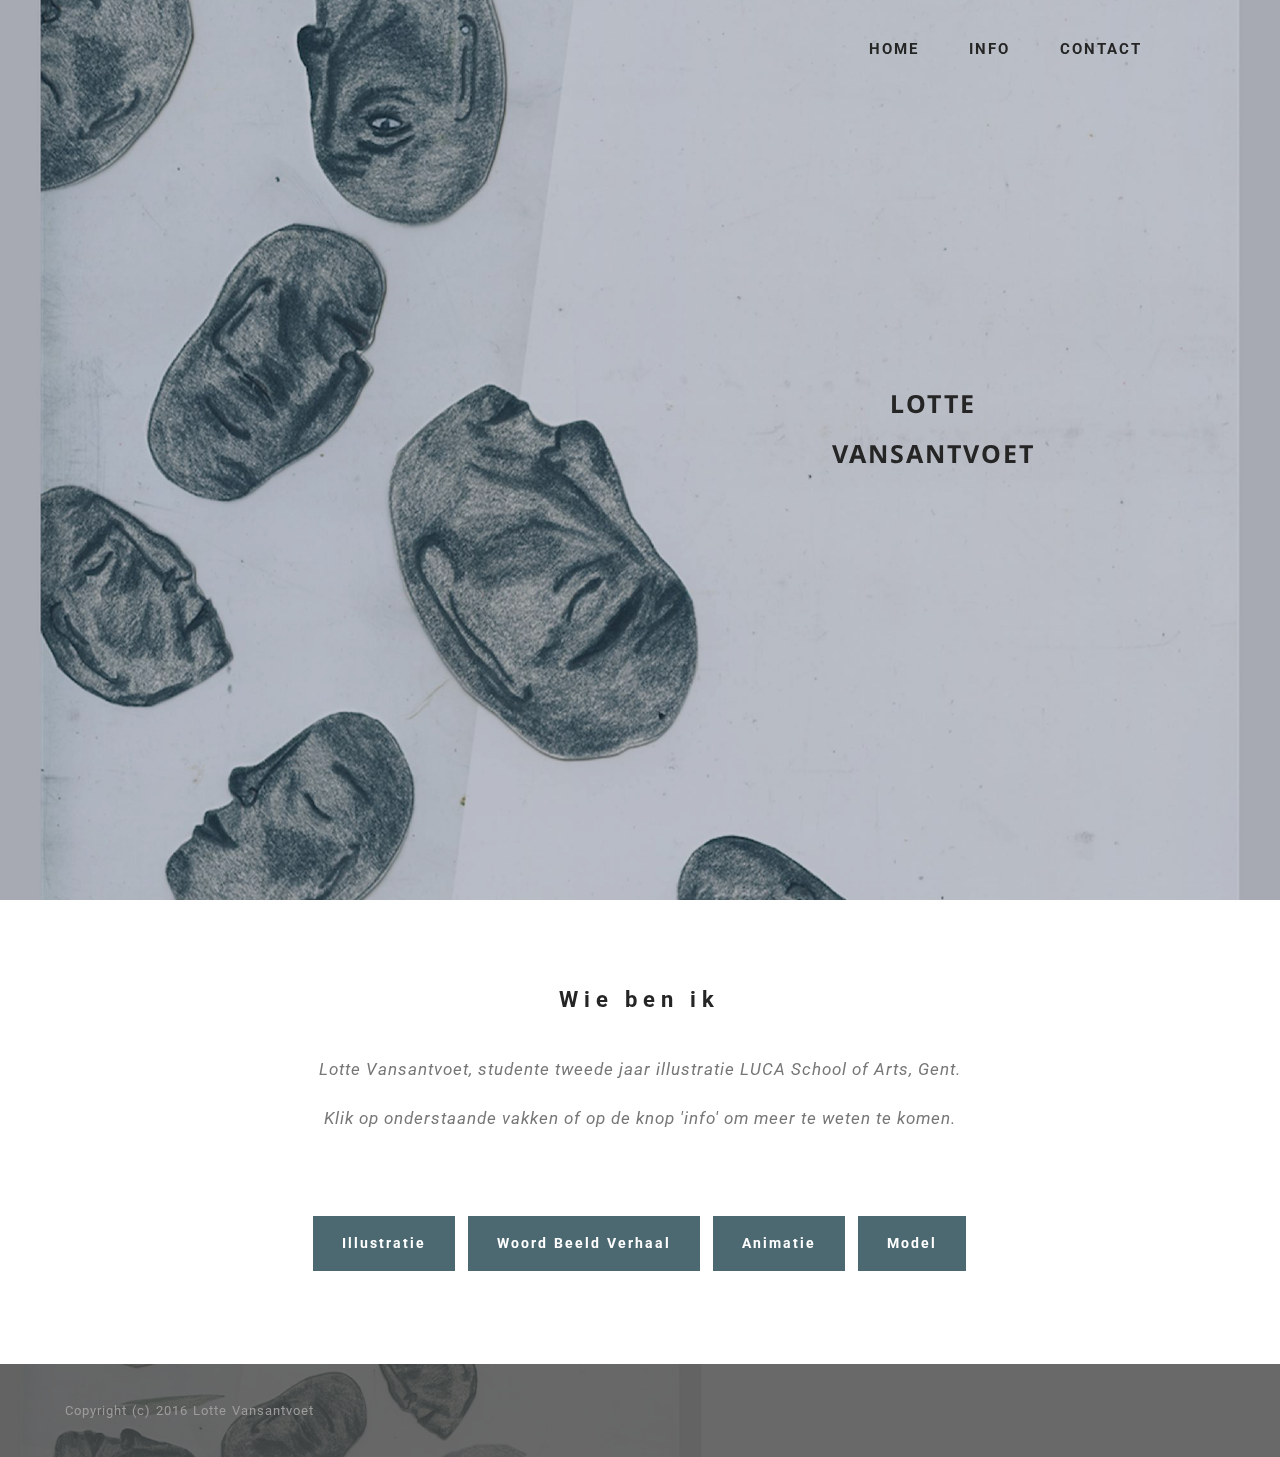
<file: index.html>
<!DOCTYPE html>
<html>
<head>
  <!-- Site made with Mobirise Website Builder v2.10, https://mobirise.com -->
  <meta charset="UTF-8">
  <meta http-equiv="X-UA-Compatible" content="IE=edge">
  <meta name="generator" content="Mobirise v2.10, mobirise.com">
  <meta name="viewport" content="width=device-width, initial-scale=1">
  <link rel="shortcut icon" href="assets/images/logo.png" type="image/x-icon">
  <meta name="description" content="">
  
  <link rel="stylesheet" href="https://fonts.googleapis.com/css?family=Roboto:700,400&amp;subset=cyrillic,latin,greek,vietnamese">
  <link rel="stylesheet" href="assets/bootstrap/css/bootstrap.min.css">
  <link rel="stylesheet" href="assets/animate.css/animate.min.css">
  <link rel="stylesheet" href="assets/mobirise/css/style.css">
  <link rel="stylesheet" href="assets/mobirise/css/mbr-additional.css" type="text/css">
  
  
  
</head>
<body>
<section class="mbr-navbar mbr-navbar--freeze mbr-navbar--absolute mbr-navbar--transparent mbr-navbar--sticky mbr-navbar--auto-collapse" id="menu-0">
    <div class="mbr-navbar__section mbr-section">
        <div class="mbr-section__container container">
            <div class="mbr-navbar__container">
                
                <div class="mbr-navbar__hamburger mbr-hamburger"><span class="mbr-hamburger__line"></span></div>
                <div class="mbr-navbar__column mbr-navbar__menu">
                    <nav class="mbr-navbar__menu-box mbr-navbar__menu-box--inline-right">
                        <div class="mbr-navbar__column"><ul class="mbr-navbar__items mbr-navbar__items--right mbr-buttons mbr-buttons--freeze mbr-buttons--right btn-decorator mbr-buttons--active"><li class="mbr-navbar__item"><a class="mbr-buttons__link btn text-black" href="index.html">HOME</a></li><li class="mbr-navbar__item"><a class="mbr-buttons__link btn text-black" href="info.html">INFO</a></li><li class="mbr-navbar__item"><a class="mbr-buttons__link btn text-black" href="contact.html">CONTACT</a></li></ul></div>
                        <div class="mbr-navbar__column"><ul class="mbr-navbar__items mbr-navbar__items--right mbr-buttons mbr-buttons--freeze mbr-buttons--right btn-inverse mbr-buttons--active"><li class="mbr-navbar__item"><a class="mbr-buttons__btn btn btn-link" href="https://mobirise.com"></a></li></ul></div>
                    </nav>
                </div>
            </div>
        </div>
    </div>
</section>

<section class="engine"><a rel="external" href="https://mobirise.com">best free web design software</a></section><section class="mbr-box mbr-section mbr-section--relative mbr-section--fixed-size mbr-section--full-height mbr-section--bg-adapted mbr-parallax-background mbr-after-navbar" id="header4-1" style="background-image: url(assets/images/hoofden-afprinten-3508x4961-44.jpg);">
    <div class="mbr-box__magnet mbr-box__magnet--sm-padding mbr-box__magnet--center-left">
        <div class="mbr-overlay" style="opacity: 0.3; background-color: rgb(40, 50, 78);"></div>
        <div class="mbr-box__container mbr-section__container container">
            <div class="mbr-box mbr-box--stretched"><div class="mbr-box__magnet mbr-box__magnet--center-left">
                <div class="row"><div class=" col-sm-6 col-sm-offset-6">
                    <div class="mbr-hero animated fadeInUp">
                        <h1 class="mbr-hero__text">LOTTE <br>VANSANTVOET</h1>
                        
                    </div>
                    
                </div></div>
            </div></div>
        </div>
        
    </div>
</section>

<section class="mbr-section" id="header3-5">
    <div class="mbr-section__container container mbr-section__container--first">
        <div class="mbr-header mbr-header--wysiwyg row">
            <div class="col-sm-8 col-sm-offset-2">
                <h3 class="mbr-header__text">Wie ben ik<br><br></h3>
                <p class="mbr-header__subtext">Lotte Vansantvoet, studente tweede jaar illustratie LUCA School of Arts, Gent.<br><br>Klik op onderstaande vakken of op de knop 'info' om meer te weten te komen.<br><br><br></p>
            </div>
        </div>
    </div>
</section>

<section class="mbr-section" id="buttons1-20">
    <div class="mbr-section__container container mbr-section__container--last">
        <div class="row">
            <div class="col-sm-8 col-sm-offset-2">
                <div class="mbr-buttons mbr-buttons--center"><a class="mbr-buttons__btn btn btn-lg btn-primary" href="illustratie.html">Illustratie<br></a> <a class="mbr-buttons__btn btn btn-lg btn-primary" href="woordbeeld.html">Woord Beeld Verhaal</a>  <a class="mbr-buttons__btn btn btn-lg btn-primary" href="animatie.html">Animatie</a> <a class="mbr-buttons__btn btn btn-lg btn-primary" href="model.html">Model</a></div>
            </div>
        </div>
    </div>
</section>

<footer class="mbr-section mbr-section--relative mbr-section--fixed-size mbr-parallax-background" id="footer1-6" style="background-image: url(assets/images/ll-1535x1063-35.jpg);">
    <div class="mbr-overlay" style="opacity: 0.8; background-color: rgb(68, 68, 68);"></div>
    <div class="mbr-section__container container">
        <div class="mbr-footer mbr-footer--wysiwyg row" style="padding-top: 36.900000000000006px; padding-bottom: 36.900000000000006px;">
            <div class="col-sm-12">
                <p class="mbr-footer__copyright">Copyright (c) 2016 Lotte Vansantvoet</p>
            </div>
        </div>
    </div>
</footer>


  <script src="assets/web/assets/jquery/jquery.min.js"></script>
  <script src="assets/bootstrap/js/bootstrap.min.js"></script>
  <script src="assets/smooth-scroll/SmoothScroll.js"></script>
  <script src="assets/jarallax/jarallax.js"></script>
  <script src="assets/mobirise/js/script.js"></script>
  
  
</body>
</html>
</file>
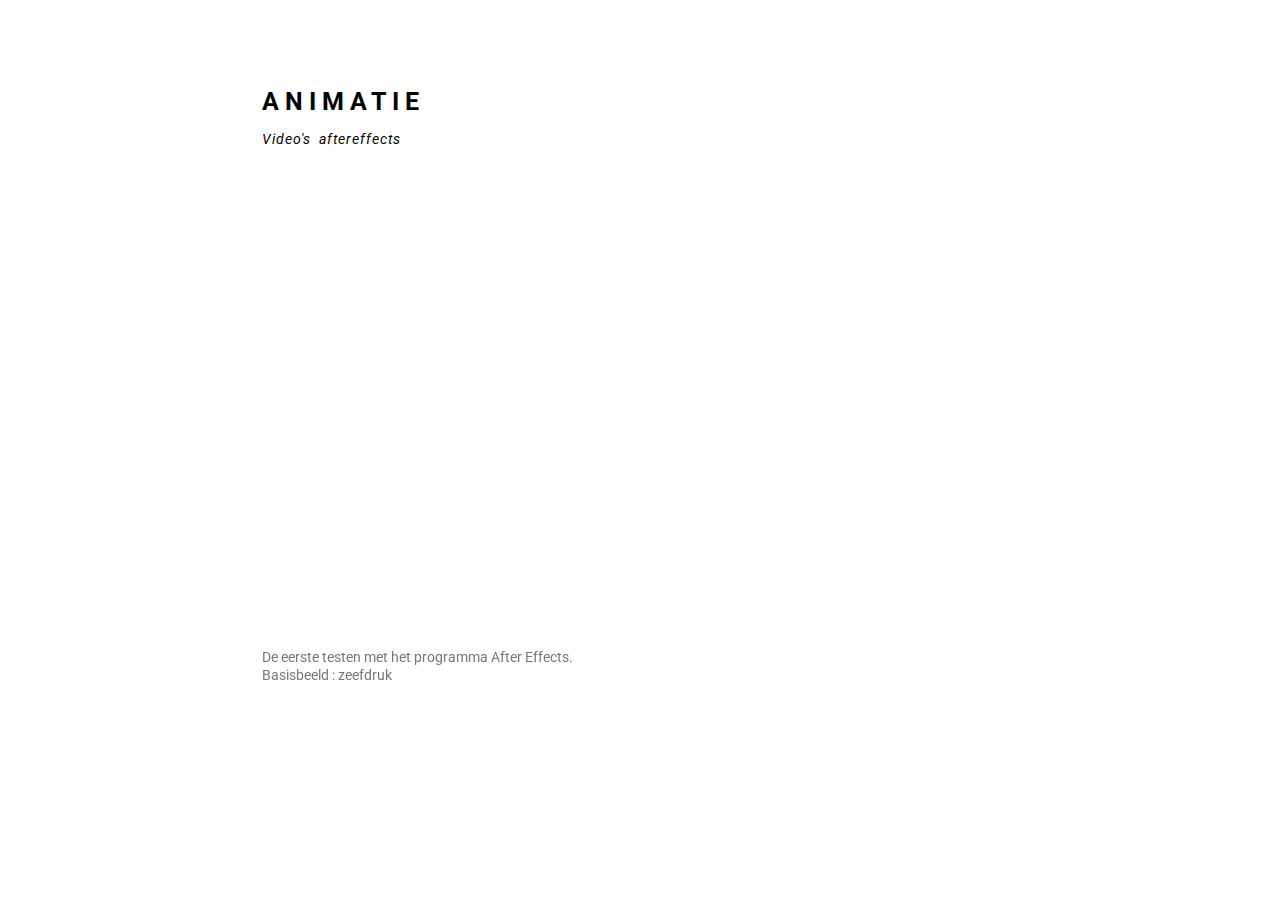
<file: animatie.html>
<!DOCTYPE html>
<html>
<head>
  <!-- Site made with Mobirise Website Builder v2.10, https://mobirise.com -->
  <meta charset="UTF-8">
  <meta http-equiv="X-UA-Compatible" content="IE=edge">
  <meta name="generator" content="Mobirise v2.10, mobirise.com">
  <meta name="viewport" content="width=device-width, initial-scale=1">
  <link rel="shortcut icon" href="assets/images/logo.png" type="image/x-icon">
  <meta name="description" content="">
  
  <link rel="stylesheet" href="https://fonts.googleapis.com/css?family=Roboto:700,400&amp;subset=cyrillic,latin,greek,vietnamese">
  <link rel="stylesheet" href="assets/bootstrap/css/bootstrap.min.css">
  <link rel="stylesheet" href="assets/mobirise/css/style.css">
  <link rel="stylesheet" href="assets/mobirise/css/mbr-additional.css" type="text/css">
  
  
  
</head>
<body>
<section class="mbr-section" id="header3-28">
    <div class="mbr-section__container container mbr-section__container--first">
        <div class="mbr-header mbr-header--wysiwyg row">
            <div class="col-sm-8 col-sm-offset-2">
                <h3 class="mbr-header__text">ANIMATIE</h3>
                <p class="mbr-header__subtext">Video's &nbsp;aftereffects</p>
            </div>
        </div>
    </div>
</section>

<section class="engine"><a rel="external" href="https://mobirise.com">free web page creator</a></section><section class="mbr-section" id="video2-29">
    <div class="mbr-section__container container mbr-section__container--last">
        <div class="row">
            <div class="col-sm-8 col-sm-offset-2">
                <figure class="mbr-figure mbr-figure--wysiwyg mbr-figure--full-width mbr-figure--no-bg mbr-figure--caption-outside-bottom">
                    <div><iframe class="mbr-embedded-video" src="https://www.youtube.com/embed/ujsR1umU7LY?rel=0&amp;autoplay=0&amp;loop=1" width="1280" height="720" frameborder="0" allowfullscreen></iframe></div>
                    <figcaption class="mbr-figure__caption mbr-figure__caption--no-padding">
                        <small class="mbr-figure__caption-small"><br><span style="line-height: 1.3em;">De eerste testen met het programma After Effects.</span><br>Basisbeeld : zeefdruk</small>
                    </figcaption>
                </figure>
            </div>
        </div>
    </div>
</section>


  <script src="assets/web/assets/jquery/jquery.min.js"></script>
  <script src="assets/bootstrap/js/bootstrap.min.js"></script>
  <script src="assets/smooth-scroll/SmoothScroll.js"></script>
  <script src="assets/mobirise/js/script.js"></script>
  
  
</body>
</html>
</file>
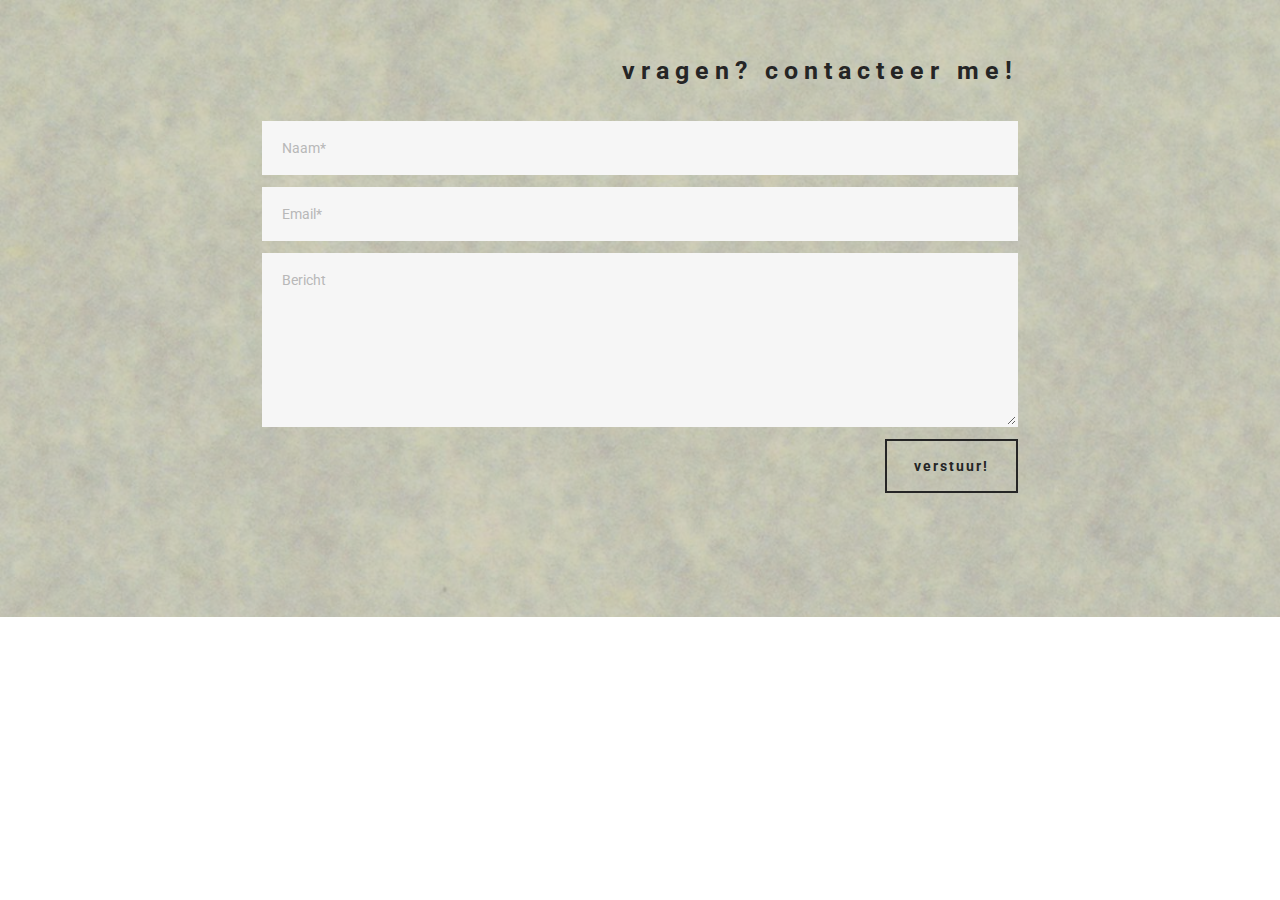
<file: contact.html>
<!DOCTYPE html>
<html>
<head>
  <!-- Site made with Mobirise Website Builder v2.10, https://mobirise.com -->
  <meta charset="UTF-8">
  <meta http-equiv="X-UA-Compatible" content="IE=edge">
  <meta name="generator" content="Mobirise v2.10, mobirise.com">
  <meta name="viewport" content="width=device-width, initial-scale=1">
  <link rel="shortcut icon" href="assets/images/logo.png" type="image/x-icon">
  <meta name="description" content="">
  
  <link rel="stylesheet" href="https://fonts.googleapis.com/css?family=Roboto:700,400&amp;subset=cyrillic,latin,greek,vietnamese">
  <link rel="stylesheet" href="assets/bootstrap/css/bootstrap.min.css">
  <link rel="stylesheet" href="assets/mobirise/css/style.css">
  <link rel="stylesheet" href="assets/mobirise/css/mbr-additional.css" type="text/css">
  
  
  
</head>
<body>
<section class="mbr-section mbr-section--relative mbr-section--fixed-size mbr-background" id="form1-16" style="background-image: url(assets/images/achtergr-1366x768-10.jpg);">
    <div class="mbr-overlay" style="opacity: 0.7; background-color: rgb(193, 193, 193);"></div>
    <div class="mbr-section__container mbr-section__container--std-padding container" style="padding-top: 62px; padding-bottom: 124px;">
        <div class="row">
            <div class="col-sm-12">
                <div class="row">
                    <div class="col-sm-8 col-sm-offset-2" data-form-type="formoid">
                        <div class="mbr-header mbr-header--center mbr-header--std-padding">
                            <h2 class="mbr-header__text">vragen? contacteer me!</h2>
                        </div>
                        <div data-form-alert="true">
                            <div class="hide" data-form-alert-success="true">Bedankt voor je berichtje!</div>
                        </div>
                        <form action="https://mobirise.com/" method="post" data-form-title="vragen? contacteer me!">
                            <input type="hidden" value="SlkHg7+fUh7iqFMRVAdl/gJqPFEwxUce6L9mQPTuKSsRF00Fl/j2nH5k5/XSw0z1WsvoNQijGpCXCgFX6t3UQ989NaXyxMYqKGShRy+ljjpvGxLqQIOBGhqYqpIxXS8+" data-form-email="true">
                            <div class="form-group">
                                <input type="text" class="form-control" name="name" required="" placeholder="Naam*" data-form-field="Name">
                            </div>
                            <div class="form-group">
                                <input type="email" class="form-control" name="email" required="" placeholder="Email*" data-form-field="Email">
                            </div>
                            
                            <div class="form-group">
                                <textarea class="form-control" name="message" rows="7" placeholder="Bericht" data-form-field="Message"></textarea>
                            </div>
                            <div class="mbr-buttons mbr-buttons--right"><button type="submit" class="mbr-buttons__btn btn btn-lg btn-default">verstuur!</button></div>
                        </form>
                    </div>
                </div>
            </div>
        </div>
    </div>
</section>


  <section class="engine"><a rel="external" href="https://mobirise.com">web design software</a></section><script src="assets/web/assets/jquery/jquery.min.js"></script>
  <script src="assets/bootstrap/js/bootstrap.min.js"></script>
  <script src="assets/smooth-scroll/SmoothScroll.js"></script>
  <!--[if lte IE 9]>
    <script src="assets/jquery-placeholder/jquery.placeholder.min.js"></script>
  <![endif]-->
  <script src="assets/mobirise/js/script.js"></script>
  <script src="assets/formoid/formoid.min.js"></script>
  
  
</body>
</html>
</file>
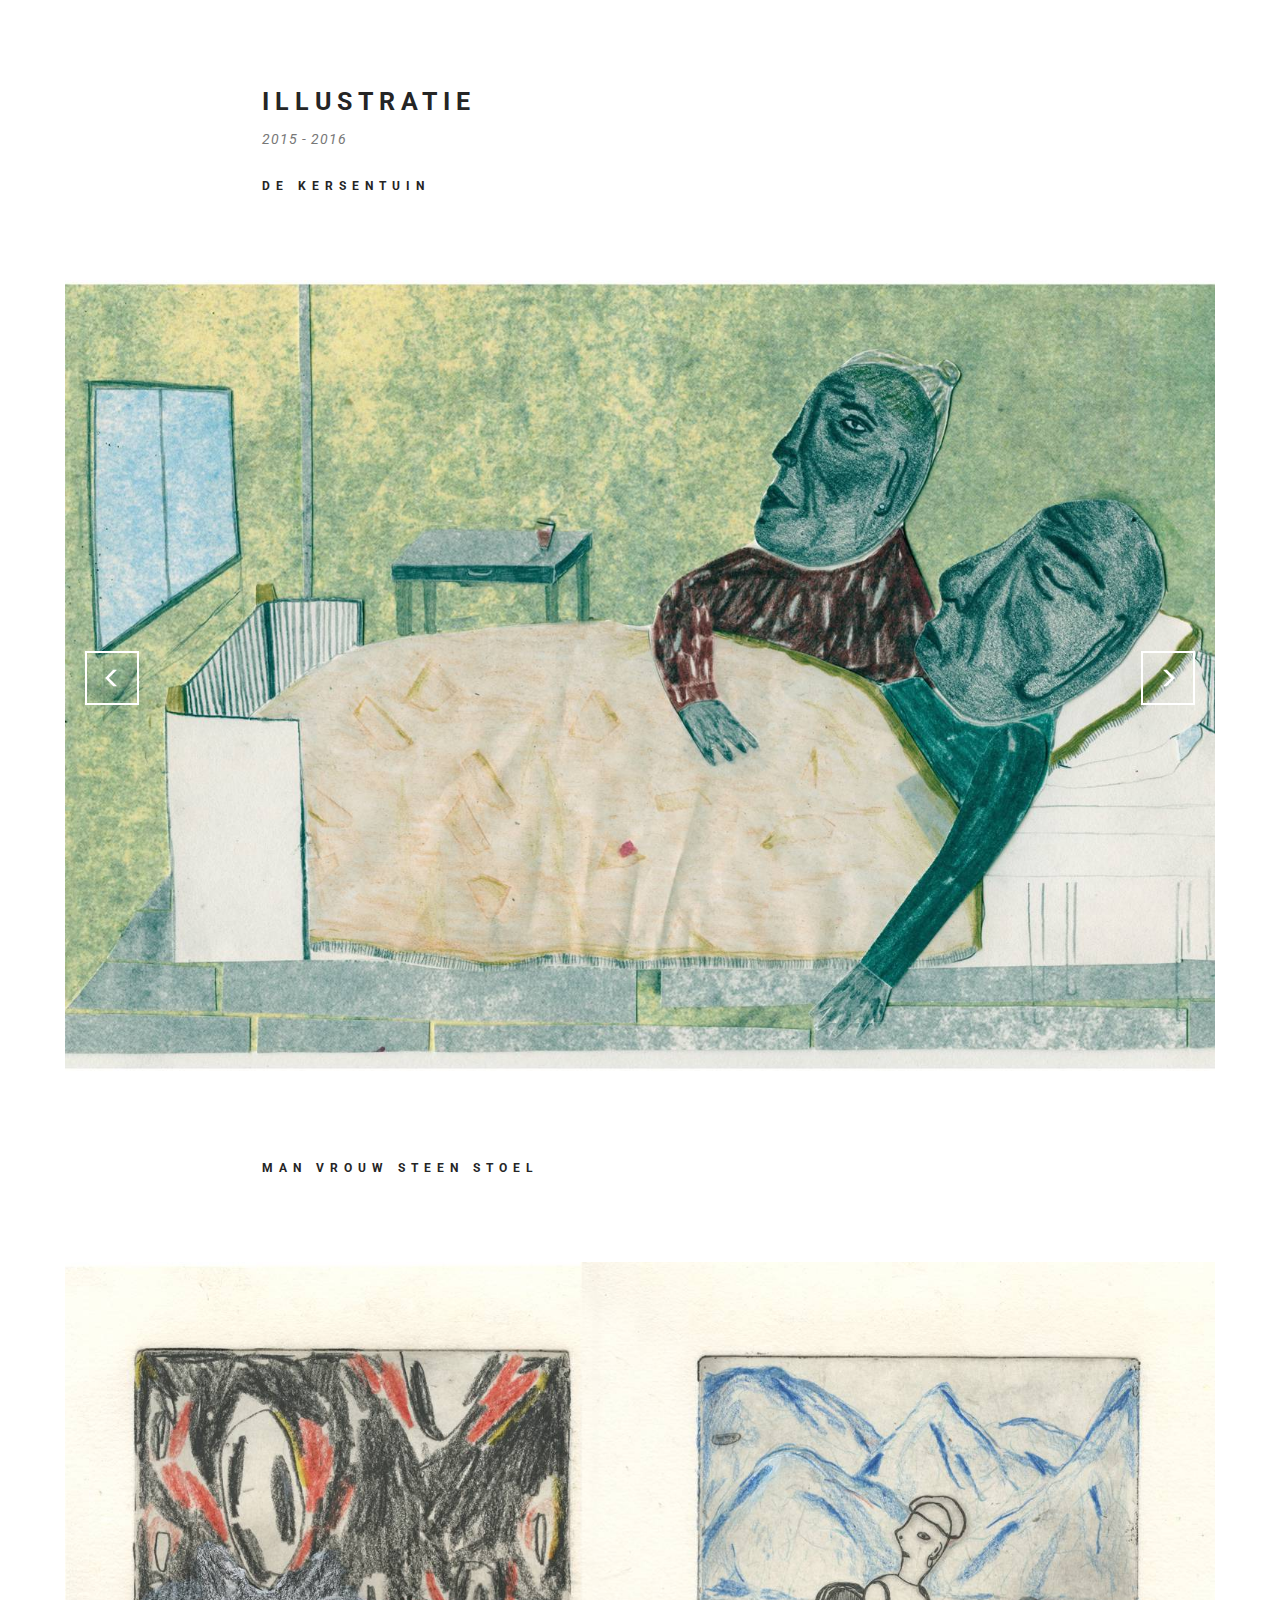
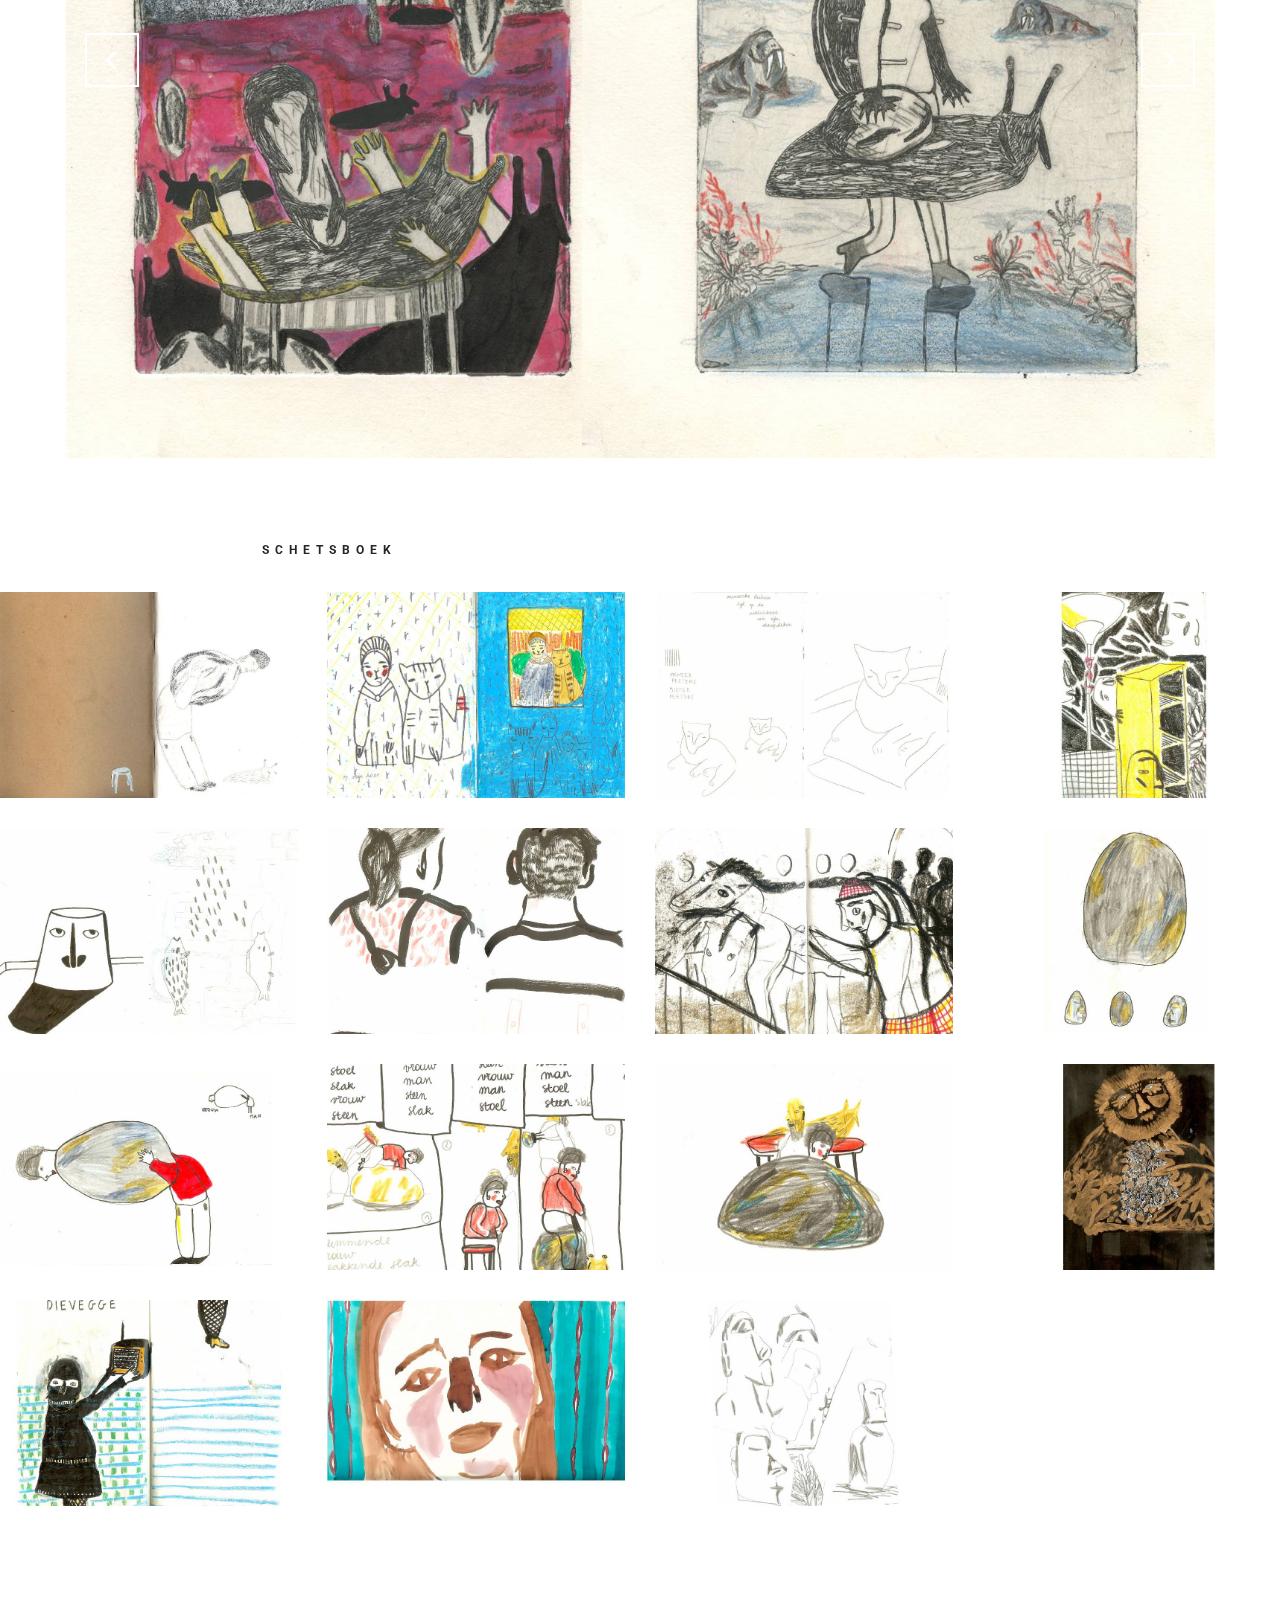
<file: illustratie.html>
<!DOCTYPE html>
<html>
<head>
  <!-- Site made with Mobirise Website Builder v2.10, https://mobirise.com -->
  <meta charset="UTF-8">
  <meta http-equiv="X-UA-Compatible" content="IE=edge">
  <meta name="generator" content="Mobirise v2.10, mobirise.com">
  <meta name="viewport" content="width=device-width, initial-scale=1">
  <link rel="shortcut icon" href="assets/images/logo.png" type="image/x-icon">
  <meta name="description" content="">
  
  <link rel="stylesheet" href="https://fonts.googleapis.com/css?family=Roboto:700,400&amp;subset=cyrillic,latin,greek,vietnamese">
  <link rel="stylesheet" href="assets/bootstrap/css/bootstrap.min.css">
  <link rel="stylesheet" href="assets/mobirise/css/style.css">
  <link rel="stylesheet" href="assets/mobirise-slider/style.css">
  <link rel="stylesheet" href="assets/mobirise-gallery/style.css">
  <link rel="stylesheet" href="assets/mobirise/css/mbr-additional.css" type="text/css">
  
  
  
</head>
<body>
<section class="mbr-section" id="header3-24">
    <div class="mbr-section__container container mbr-section__container--first">
        <div class="mbr-header mbr-header--wysiwyg row">
            <div class="col-sm-8 col-sm-offset-2">
                <h3 class="mbr-header__text">ILLUSTRATIE</h3>
                <p class="mbr-header__subtext">2015 - 2016</p>
            </div>
        </div>
    </div>
</section>

<section class="engine"><a rel="external" href="https://mobirise.com">drag and drop web design</a></section><section class="mbr-section" id="header3-35">
    <div class="mbr-section__container container mbr-section__container--last">
        <div class="mbr-header mbr-header--wysiwyg row">
            <div class="col-sm-8 col-sm-offset-2">
                <h3 class="mbr-header__text">DE KERSENTUIN</h3>
                
            </div>
        </div>
    </div>
</section>

<section class="mbr-slider mbr-section mbr-section--no-padding carousel slide" data-ride="carousel" data-wrap="true" data-interval="false" id="slider-14" style="background-color: rgb(255, 255, 255);">
    <div class="mbr-section__container container boxed-slider" style="padding-top: 0px; padding-bottom: 0px;">
        <div>
            
            <div class="carousel-inner" role="listbox">
                <div class="mbr-box mbr-section mbr-section--relative mbr-section--fixed-size mbr-section--bg-adapted item dark center active">
                    <div class="mbr-box__magnet mbr-box__magnet--center-left">
                                            
                        <div>
                            <img src="assets/images/in-bed-1535x1063-65.jpg">
                            <div class="row">
                                <div class=" col-md-6 col-md-offset-1">  

                                <div class="mbr-hero">
                                    

                                    <p class="mbr-hero__subtext"></p>
                                </div>
                                
                                </div>
                            </div>
                        </div>
                    </div>
                </div><div class="mbr-box mbr-section mbr-section--relative mbr-section--fixed-size mbr-section--bg-adapted item dark center">
                    <div class="mbr-box__magnet mbr-box__magnet--center-left">
                                            
                        <div>
                            <img src="assets/images/hoofden-1535x1063-23.jpg">
                            <div class="row">
                                <div class=" col-md-6 col-md-offset-1">  

                                <div class="mbr-hero">
                                    

                                    <p class="mbr-hero__subtext"></p>
                                </div>
                                
                                </div>
                            </div>
                        </div>
                    </div>
                </div><div class="mbr-box mbr-section mbr-section--relative mbr-section--fixed-size mbr-section--bg-adapted item dark center">
                    <div class="mbr-box__magnet mbr-box__magnet--center-left">
                                            
                        <div>
                            <img src="assets/images/jup-1535x1063-3.jpg">
                            <div class="row">
                                <div class=" col-md-6 col-md-offset-1">  

                                <div class="mbr-hero">
                                    

                                    <p class="mbr-hero__subtext"></p>
                                </div>
                                
                                </div>
                            </div>
                        </div>
                    </div>
                </div><div class="mbr-box mbr-section mbr-section--relative mbr-section--fixed-size mbr-section--bg-adapted item dark center">
                    <div class="mbr-box__magnet mbr-box__magnet--center-left">
                                            
                        <div>
                            <img src="assets/images/jiha-1535x1063-2.jpg">
                            <div class="row">
                                <div class=" col-md-6 col-md-offset-1">  

                                <div class="mbr-hero">
                                    

                                    
                                </div>
                                
                                </div>
                            </div>
                        </div>
                    </div>
                </div>
            </div>
            
            <a data-app-prevent-settings="" class="left carousel-control" role="button" data-slide="prev" href="#slider-14">
                <span class="glyphicon glyphicon-menu-left" aria-hidden="true"></span>
                <span class="sr-only">Previous</span>
            </a>
            <a data-app-prevent-settings="" class="right carousel-control" role="button" data-slide="next" href="#slider-14">
                <span class="glyphicon glyphicon-menu-right" aria-hidden="true"></span>
                <span class="sr-only">Next</span>
            </a>
        </div>
    </div>
</section>

<section class="mbr-section" id="header3-34">
    <div class="mbr-section__container container mbr-section__container--isolated">
        <div class="mbr-header mbr-header--wysiwyg row">
            <div class="col-sm-8 col-sm-offset-2">
                <h3 class="mbr-header__text"><span style="color: inherit; font-family: inherit; line-height: 1.5em;">MAN VROUW STEEN STOEL</span><br></h3>
                
            </div>
        </div>
    </div>
</section>

<section class="mbr-slider mbr-section mbr-section--no-padding carousel slide" data-ride="carousel" data-wrap="true" data-interval="false" id="slider-15" style="background-color: rgb(255, 255, 255);">
    <div class="mbr-section__container container boxed-slider" style="padding-top: 0px; padding-bottom: 0px;">
        <div>
            
            <div class="carousel-inner" role="listbox">
                <div class="mbr-box mbr-section mbr-section--relative mbr-section--fixed-size mbr-section--bg-adapted item dark center active">
                    <div class="mbr-box__magnet mbr-box__magnet--center-right">
                                            
                        <div>
                            <img src="assets/images/juiste-ja-1535x1063-64.jpg">
                            <div class="row">
                                <div class=" col-md-6 col-md-offset-5">  

                                <div class="mbr-hero">
                                    

                                    
                                </div>
                                
                                </div>
                            </div>
                        </div>
                    </div>
                </div><div class="mbr-box mbr-section mbr-section--relative mbr-section--fixed-size mbr-section--bg-adapted item dark center">
                    <div class="mbr-box__magnet mbr-box__magnet--center-left">
                                            
                        <div>
                            <img src="assets/images/tweed-ja-1535x1063-45.jpg">
                            <div class="row">
                                <div class=" col-md-6 col-md-offset-1">  

                                <div class="mbr-hero">
                                    

                                    
                                </div>
                                
                                </div>
                            </div>
                        </div>
                    </div>
                </div>
            </div>
            
            <a data-app-prevent-settings="" class="left carousel-control" role="button" data-slide="prev" href="#slider-15">
                <span class="glyphicon glyphicon-menu-left" aria-hidden="true"></span>
                <span class="sr-only">Previous</span>
            </a>
            <a data-app-prevent-settings="" class="right carousel-control" role="button" data-slide="next" href="#slider-15">
                <span class="glyphicon glyphicon-menu-right" aria-hidden="true"></span>
                <span class="sr-only">Next</span>
            </a>
        </div>
    </div>
</section>

<section class="mbr-section" id="header3-33">
    <div class="mbr-section__container container mbr-section__container--first">
        <div class="mbr-header mbr-header--wysiwyg row">
            <div class="col-sm-8 col-sm-offset-2">
                <h3 class="mbr-header__text">SCHETSBOEK</h3>
                
            </div>
        </div>
    </div>
</section>

<section class="mbr-gallery mbr-section mbr-section--no-padding" id="gallery2-29">
    <!-- Gallery -->
    <div class="mbr-section__container mbr-gallery-layout-article mbr-section__container--last">
        <div>
            <div class="row mbr-gallery-row">
                
                <div class="col-lg-3 col-md-4 col-sm-6 col-xs-12 mbr-gallery-item">

                     

                    <a href="#lb-gallery2-29" data-slide-to="0" data-toggle="modal">
                        <img alt="" src="assets/images/schetske1-1535x1063-2-1535x1063-68.jpg">
                        <span class="icon glyphicon glyphicon-zoom-in"></span>
                    </a>              
                </div><div class="col-lg-3 col-md-4 col-sm-6 col-xs-12 mbr-gallery-item">

                     

                    <a href="#lb-gallery2-29" data-slide-to="1" data-toggle="modal">
                        <img alt="" src="assets/images/schets-twee-1535x1063-58-1535x1063-16.jpg">
                        <span class="icon glyphicon glyphicon-zoom-in"></span>
                    </a>              
                </div><div class="col-lg-3 col-md-4 col-sm-6 col-xs-12 mbr-gallery-item">

                     

                    <a href="#lb-gallery2-29" data-slide-to="2" data-toggle="modal">
                        <img alt="" src="assets/images/schetsvier-1535x1063-57-1535x1063-26.jpg">
                        <span class="icon glyphicon glyphicon-zoom-in"></span>
                    </a>              
                </div><div class="col-lg-3 col-md-4 col-sm-6 col-xs-12 mbr-gallery-item">

                     

                    <a href="#lb-gallery2-29" data-slide-to="3" data-toggle="modal">
                        <img alt="" src="assets/images/schetscijf-1535x1063-15-1535x1063-67.jpg">
                        <span class="icon glyphicon glyphicon-zoom-in"></span>
                    </a>              
                </div><div class="col-lg-3 col-md-4 col-sm-6 col-xs-12 mbr-gallery-item">

                     

                    <a href="#lb-gallery2-29" data-slide-to="4" data-toggle="modal">
                        <img alt="" src="assets/images/schetszes-1535x1063-68-1535x1063-92.jpg">
                        <span class="icon glyphicon glyphicon-zoom-in"></span>
                    </a>              
                </div><div class="col-lg-3 col-md-4 col-sm-6 col-xs-12 mbr-gallery-item">

                     

                    <a href="#lb-gallery2-29" data-slide-to="5" data-toggle="modal">
                        <img alt="" src="assets/images/schetszeven-1535x1063-11-1535x1063-37.jpg">
                        <span class="icon glyphicon glyphicon-zoom-in"></span>
                    </a>              
                </div><div class="col-lg-3 col-md-4 col-sm-6 col-xs-12 mbr-gallery-item">

                     

                    <a href="#lb-gallery2-29" data-slide-to="6" data-toggle="modal">
                        <img alt="" src="assets/images/schetsja-1535x1063-94-1535x1063-13.jpg">
                        <span class="icon glyphicon glyphicon-zoom-in"></span>
                    </a>              
                </div><div class="col-lg-3 col-md-4 col-sm-6 col-xs-12 mbr-gallery-item">

                     

                    <a href="#lb-gallery2-29" data-slide-to="7" data-toggle="modal">
                        <img alt="" src="assets/images/schetsjaja-1535x1063-58-1535x1063-34.jpg">
                        <span class="icon glyphicon glyphicon-zoom-in"></span>
                    </a>              
                </div><div class="col-lg-3 col-md-4 col-sm-6 col-xs-12 mbr-gallery-item">

                     

                    <a href="#lb-gallery2-29" data-slide-to="8" data-toggle="modal">
                        <img alt="" src="assets/images/schetsju-1535x1063-43-1535x1063-28.jpg">
                        <span class="icon glyphicon glyphicon-zoom-in"></span>
                    </a>              
                </div><div class="col-lg-3 col-md-4 col-sm-6 col-xs-12 mbr-gallery-item">

                     

                    <a href="#lb-gallery2-29" data-slide-to="9" data-toggle="modal">
                        <img alt="" src="assets/images/schetsjuha-1535x1063-69-1535x1063-58.jpg">
                        <span class="icon glyphicon glyphicon-zoom-in"></span>
                    </a>              
                </div><div class="col-lg-3 col-md-4 col-sm-6 col-xs-12 mbr-gallery-item">

                     

                    <a href="#lb-gallery2-29" data-slide-to="10" data-toggle="modal">
                        <img alt="" src="assets/images/schetske-1535x1063-53-1535x1063-11.jpg">
                        <span class="icon glyphicon glyphicon-zoom-in"></span>
                    </a>              
                </div><div class="col-lg-3 col-md-4 col-sm-6 col-xs-12 mbr-gallery-item">

                     

                    <a href="#lb-gallery2-29" data-slide-to="11" data-toggle="modal">
                        <img alt="" src="assets/images/schkets-1535x1063-88-1535x1063-37.jpg">
                        <span class="icon glyphicon glyphicon-zoom-in"></span>
                    </a>              
                </div><div class="col-lg-3 col-md-4 col-sm-6 col-xs-12 mbr-gallery-item">

                     

                    <a href="#lb-gallery2-29" data-slide-to="12" data-toggle="modal">
                        <img alt="" src="assets/images/schetskje-1535x1063-71-1535x1063-69.jpg">
                        <span class="icon glyphicon glyphicon-zoom-in"></span>
                    </a>              
                </div><div class="col-lg-3 col-md-4 col-sm-6 col-xs-12 mbr-gallery-item">

                     

                    <a href="#lb-gallery2-29" data-slide-to="13" data-toggle="modal">
                        <img alt="" src="assets/images/schtks-1535x1063-98-1535x1063-55.jpg">
                        <span class="icon glyphicon glyphicon-zoom-in"></span>
                    </a>              
                </div><div class="col-lg-3 col-md-4 col-sm-6 col-xs-12 mbr-gallery-item">

                     

                    <a href="#lb-gallery2-29" data-slide-to="14" data-toggle="modal">
                        <img alt="" src="assets/images/schkeut-1535x1063-85-1535x1063-4.jpg">
                        <span class="icon glyphicon glyphicon-zoom-in"></span>
                    </a>              
                </div>
            </div>
        </div>
        <div class="clearfix"></div>
    </div>

    <!-- Lightbox -->
    <div data-app-prevent-settings="" class="mbr-slider modal fade carousel slide" tabindex="-1" data-keyboard="true" data-interval="false" id="lb-gallery2-29">
        <div class="modal-dialog">
            <div class="modal-content">
                <div class="modal-body">
                    <ol class="carousel-indicators">
                        <li data-app-prevent-settings="" data-target="#lb-gallery2-29" data-slide-to="0"></li><li data-app-prevent-settings="" data-target="#lb-gallery2-29" class=" active" data-slide-to="1"></li><li data-app-prevent-settings="" data-target="#lb-gallery2-29" data-slide-to="2"></li><li data-app-prevent-settings="" data-target="#lb-gallery2-29" data-slide-to="3"></li><li data-app-prevent-settings="" data-target="#lb-gallery2-29" data-slide-to="4"></li><li data-app-prevent-settings="" data-target="#lb-gallery2-29" data-slide-to="5"></li><li data-app-prevent-settings="" data-target="#lb-gallery2-29" data-slide-to="6"></li><li data-app-prevent-settings="" data-target="#lb-gallery2-29" data-slide-to="7"></li><li data-app-prevent-settings="" data-target="#lb-gallery2-29" data-slide-to="8"></li><li data-app-prevent-settings="" data-target="#lb-gallery2-29" data-slide-to="9"></li><li data-app-prevent-settings="" data-target="#lb-gallery2-29" data-slide-to="10"></li><li data-app-prevent-settings="" data-target="#lb-gallery2-29" data-slide-to="11"></li><li data-app-prevent-settings="" data-target="#lb-gallery2-29" data-slide-to="12"></li><li data-app-prevent-settings="" data-target="#lb-gallery2-29" data-slide-to="13"></li><li data-app-prevent-settings="" data-target="#lb-gallery2-29" data-slide-to="14"></li>
                    </ol>
                    <div class="carousel-inner">
                        <div class="item">
                            <img alt="" src="assets/images/schetske1-1535x1063-2.jpg">
                        </div><div class="item active">
                            <img alt="" src="assets/images/schets-twee-1535x1063-58.jpg">
                        </div><div class="item">
                            <img alt="" src="assets/images/schetsvier-1535x1063-57.jpg">
                        </div><div class="item">
                            <img alt="" src="assets/images/schetscijf-1535x1063-15.jpg">
                        </div><div class="item">
                            <img alt="" src="assets/images/schetszes-1535x1063-68.jpg">
                        </div><div class="item">
                            <img alt="" src="assets/images/schetszeven-1535x1063-11.jpg">
                        </div><div class="item">
                            <img alt="" src="assets/images/schetsja-1535x1063-94.jpg">
                        </div><div class="item">
                            <img alt="" src="assets/images/schetsjaja-1535x1063-58.jpg">
                        </div><div class="item">
                            <img alt="" src="assets/images/schetsju-1535x1063-43.jpg">
                        </div><div class="item">
                            <img alt="" src="assets/images/schetsjuha-1535x1063-69.jpg">
                        </div><div class="item">
                            <img alt="" src="assets/images/schetske-1535x1063-53.jpg">
                        </div><div class="item">
                            <img alt="" src="assets/images/schkets-1535x1063-88.jpg">
                        </div><div class="item">
                            <img alt="" src="assets/images/schetskje-1535x1063-71.jpg">
                        </div><div class="item">
                            <img alt="" src="assets/images/schtks-1535x1063-98.jpg">
                        </div><div class="item">
                            <img alt="" src="assets/images/schkeut-1535x1063-85.jpg">
                        </div>
                    </div>
                    <a class="left carousel-control" role="button" data-slide="prev" href="#lb-gallery2-29">
                        <span class="glyphicon glyphicon-menu-left" aria-hidden="true"></span>
                        <span class="sr-only">Previous</span>
                    </a>
                    <a class="right carousel-control" role="button" data-slide="next" href="#lb-gallery2-29">
                        <span class="glyphicon glyphicon-menu-right" aria-hidden="true"></span>
                        <span class="sr-only">Next</span>
                    </a>

                    <a class="close" href="#" role="button" data-dismiss="modal">
                        <span class="glyphicon glyphicon-remove" aria-hidden="true"></span>
                        <span class="sr-only">Close</span>
                    </a>
                </div>
            </div>
        </div>
    </div>
</section>


  <script src="assets/web/assets/jquery/jquery.min.js"></script>
  <script src="assets/bootstrap/js/bootstrap.min.js"></script>
  <script src="assets/smooth-scroll/SmoothScroll.js"></script>
  <script src="assets/bootstrap-carousel-swipe/bootstrap-carousel-swipe.js"></script>
  <script src="assets/masonry/masonry.pkgd.min.js"></script>
  <script src="assets/imagesloaded/imagesloaded.pkgd.min.js"></script>
  <script src="assets/mobirise/js/script.js"></script>
  <script src="assets/mobirise-gallery/script.js"></script>
  
  
</body>
</html>
</file>
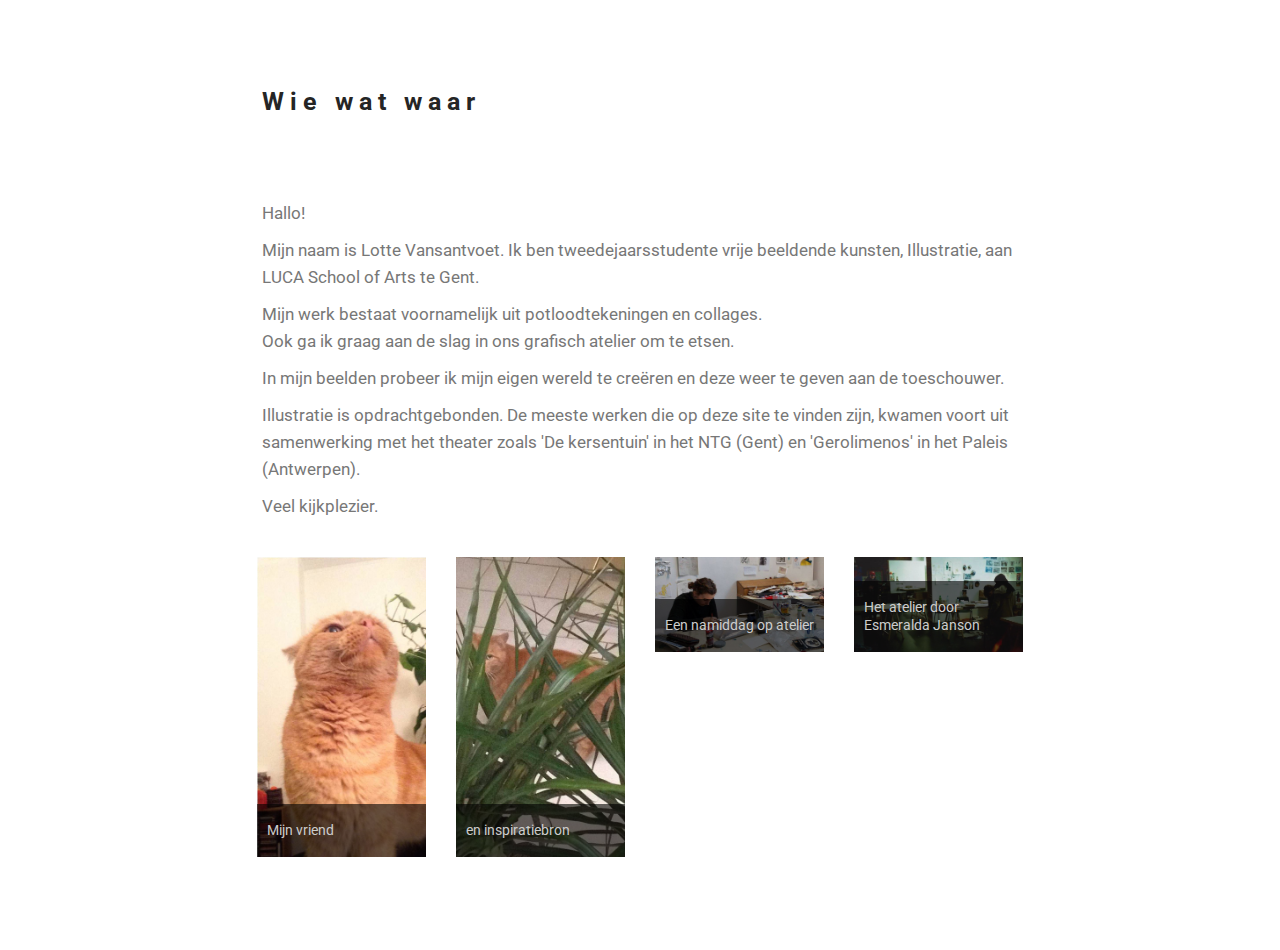
<file: info.html>
<!DOCTYPE html>
<html>
<head>
  <!-- Site made with Mobirise Website Builder v2.10, https://mobirise.com -->
  <meta charset="UTF-8">
  <meta http-equiv="X-UA-Compatible" content="IE=edge">
  <meta name="generator" content="Mobirise v2.10, mobirise.com">
  <meta name="viewport" content="width=device-width, initial-scale=1">
  <link rel="shortcut icon" href="assets/images/logo.png" type="image/x-icon">
  <meta name="description" content="">
  
  <link rel="stylesheet" href="https://fonts.googleapis.com/css?family=Roboto:700,400&amp;subset=cyrillic,latin,greek,vietnamese">
  <link rel="stylesheet" href="assets/bootstrap/css/bootstrap.min.css">
  <link rel="stylesheet" href="assets/mobirise/css/style.css">
  <link rel="stylesheet" href="assets/mobirise-gallery/style.css">
  <link rel="stylesheet" href="assets/mobirise-slider/style.css">
  <link rel="stylesheet" href="assets/mobirise/css/mbr-additional.css" type="text/css">
  
  
  
</head>
<body>
<section class="mbr-section" id="header3-17">
    <div class="mbr-section__container container mbr-section__container--first">
        <div class="mbr-header mbr-header--wysiwyg row">
            <div class="col-sm-8 col-sm-offset-2">
                <h3 class="mbr-header__text">Wie wat waar</h3>
                <p class="mbr-header__subtext"><br><br></p>
            </div>
        </div>
    </div>
</section>

<section class="engine"><a rel="external" href="https://mobirise.com">best website creator</a></section><section class="mbr-section" id="content1-18">
    <div class="mbr-section__container container mbr-section__container--middle">
        <div class="row">
            <div class="mbr-article mbr-article--wysiwyg col-sm-8 col-sm-offset-2"><p>Hallo!</p><p>Mijn naam is Lotte Vansantvoet. Ik ben tweedejaarsstudente vrije beeldende kunsten, Illustratie, aan LUCA School of Arts te Gent.</p><p>Mijn werk bestaat voornamelijk uit potloodtekeningen en collages.<br>Ook ga ik graag aan de slag in ons grafisch atelier om te etsen.</p><p>In mijn beelden probeer ik mijn eigen wereld te creëren en deze weer te geven aan de toeschouwer.</p><p>Illustratie is opdrachtgebonden. De meeste werken die op deze site te vinden zijn, kwamen voort uit&nbsp;<br>samenwerking met het theater zoals 'De kersentuin' in het NTG (Gent) en 'Gerolimenos' in het Paleis (Antwerpen).&nbsp;</p><p>Veel kijkplezier.</p></div>
        </div>
    </div>
</section>

<section class="mbr-gallery mbr-section mbr-section--no-padding" id="gallery2-19">
    <!-- Gallery -->
    <div class="container mbr-section__container mbr-gallery-layout-article mbr-section__container--last">
        <div class=" col-sm-8 col-sm-offset-2">
            <div class="row mbr-gallery-row">
                
                <div class="col-lg-3 col-md-4 col-sm-6 col-xs-12 mbr-gallery-item">

                     <figcaption class="mbr-figure__caption mbr-figure__caption--std-grid">
                        <div class="mbr-caption-background"></div>
                        <small class="mbr-figure__caption-small">Mijn vriend&nbsp;</small>
                    </figcaption>

                    <a href="#lb-gallery2-19" data-slide-to="0" data-toggle="modal">
                        <img alt="" src="assets/images/twee-info-768x1366-92-768x1366-52.jpg">
                        <span class="icon glyphicon glyphicon-zoom-in"></span>
                    </a>              
                </div><div class="col-lg-3 col-md-4 col-sm-6 col-xs-12 mbr-gallery-item">

                     <figcaption class="mbr-figure__caption mbr-figure__caption--std-grid">
                        <div class="mbr-caption-background"></div>
                        <small class="mbr-figure__caption-small">en inspiratiebron</small>
                    </figcaption>

                    <a href="#lb-gallery2-19" data-slide-to="1" data-toggle="modal">
                        <img alt="" src="assets/images/info-drie-768x1366-4-768x1366-93.jpg">
                        <span class="icon glyphicon glyphicon-zoom-in"></span>
                    </a>              
                </div><div class="col-lg-3 col-md-4 col-sm-6 col-xs-12 mbr-gallery-item">

                     <figcaption class="mbr-figure__caption mbr-figure__caption--std-grid">
                        <div class="mbr-caption-background"></div>
                        <small class="mbr-figure__caption-small">Een namiddag op atelier</small>
                    </figcaption>

                    <a href="#lb-gallery2-19" data-slide-to="2" data-toggle="modal">
                        <img alt="" src="assets/images/foto-een-info-1366x768-25-1366x768-63.jpg">
                        <span class="icon glyphicon glyphicon-zoom-in"></span>
                    </a>              
                </div><div class="col-lg-3 col-md-4 col-sm-6 col-xs-12 mbr-gallery-item">

                     <figcaption class="mbr-figure__caption mbr-figure__caption--std-grid">
                        <div class="mbr-caption-background"></div>
                        <small class="mbr-figure__caption-small">Het atelier door Esmeralda Janson</small>
                    </figcaption>

                    <a href="#lb-gallery2-19" data-slide-to="3" data-toggle="modal">
                        <img alt="" src="assets/images/info-vierke-1366x768-30-1366x768-16.jpg">
                        <span class="icon glyphicon glyphicon-zoom-in"></span>
                    </a>              
                </div>
            </div>
        </div>
        <div class="clearfix"></div>
    </div>

    <!-- Lightbox -->
    <div data-app-prevent-settings="" class="mbr-slider modal fade carousel slide" tabindex="-1" data-keyboard="true" data-interval="false" id="lb-gallery2-19">
        <div class="modal-dialog">
            <div class="modal-content">
                <div class="modal-body">
                    <ol class="carousel-indicators">
                        <li data-app-prevent-settings="" data-target="#lb-gallery2-19" data-slide-to="0"></li><li data-app-prevent-settings="" data-target="#lb-gallery2-19" class=" active" data-slide-to="1"></li><li data-app-prevent-settings="" data-target="#lb-gallery2-19" data-slide-to="2"></li><li data-app-prevent-settings="" data-target="#lb-gallery2-19" data-slide-to="3"></li>
                    </ol>
                    <div class="carousel-inner">
                        <div class="item">
                            <img alt="" src="assets/images/twee-info-768x1366-92.jpg">
                        </div><div class="item active">
                            <img alt="" src="assets/images/info-drie-768x1366-4.jpg">
                        </div><div class="item">
                            <img alt="" src="assets/images/foto-een-info-1366x768-25.jpg">
                        </div><div class="item">
                            <img alt="" src="assets/images/info-vierke-1366x768-30.jpg">
                        </div>
                    </div>
                    <a class="left carousel-control" role="button" data-slide="prev" href="#lb-gallery2-19">
                        <span class="glyphicon glyphicon-menu-left" aria-hidden="true"></span>
                        <span class="sr-only">Previous</span>
                    </a>
                    <a class="right carousel-control" role="button" data-slide="next" href="#lb-gallery2-19">
                        <span class="glyphicon glyphicon-menu-right" aria-hidden="true"></span>
                        <span class="sr-only">Next</span>
                    </a>

                    <a class="close" href="#" role="button" data-dismiss="modal">
                        <span class="glyphicon glyphicon-remove" aria-hidden="true"></span>
                        <span class="sr-only">Close</span>
                    </a>
                </div>
            </div>
        </div>
    </div>
</section>


  <script src="assets/web/assets/jquery/jquery.min.js"></script>
  <script src="assets/bootstrap/js/bootstrap.min.js"></script>
  <script src="assets/smooth-scroll/SmoothScroll.js"></script>
  <script src="assets/masonry/masonry.pkgd.min.js"></script>
  <script src="assets/imagesloaded/imagesloaded.pkgd.min.js"></script>
  <script src="assets/bootstrap-carousel-swipe/bootstrap-carousel-swipe.js"></script>
  <script src="assets/mobirise/js/script.js"></script>
  <script src="assets/mobirise-gallery/script.js"></script>
  
  
</body>
</html>
</file>
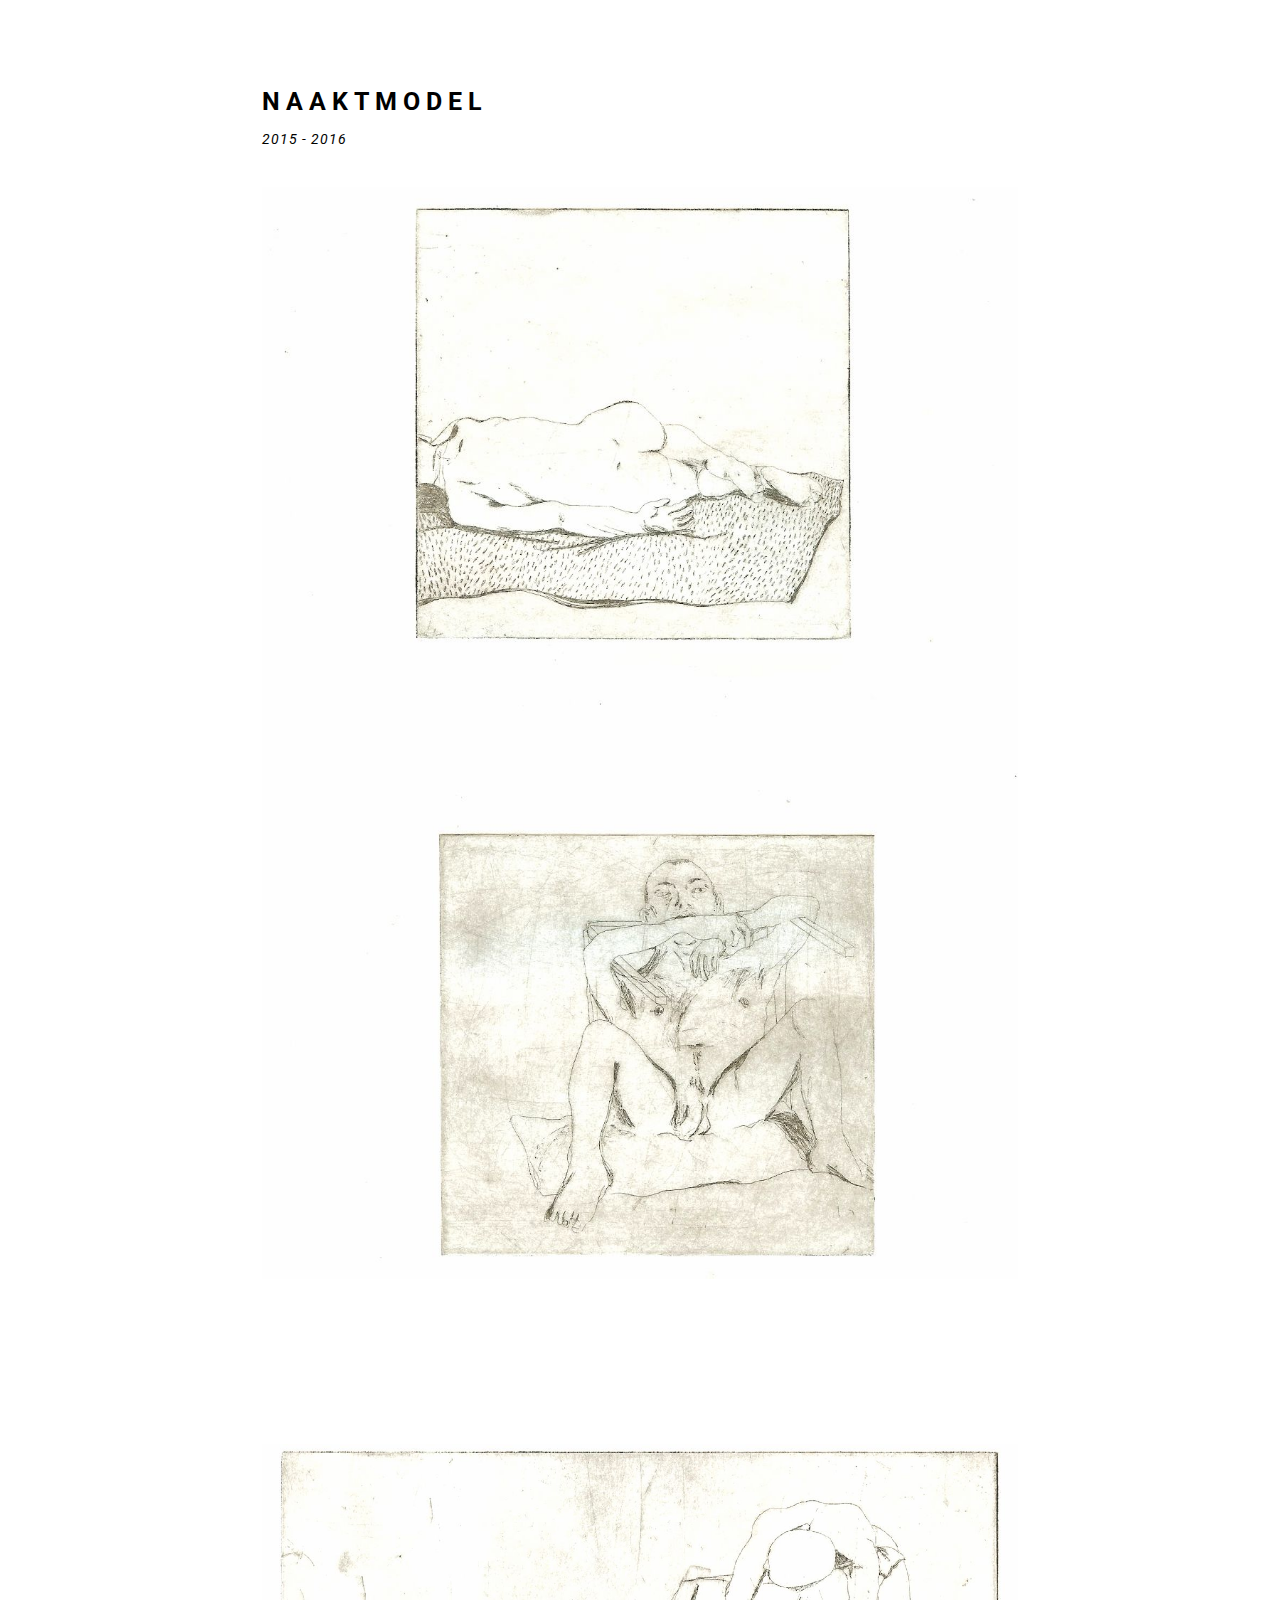
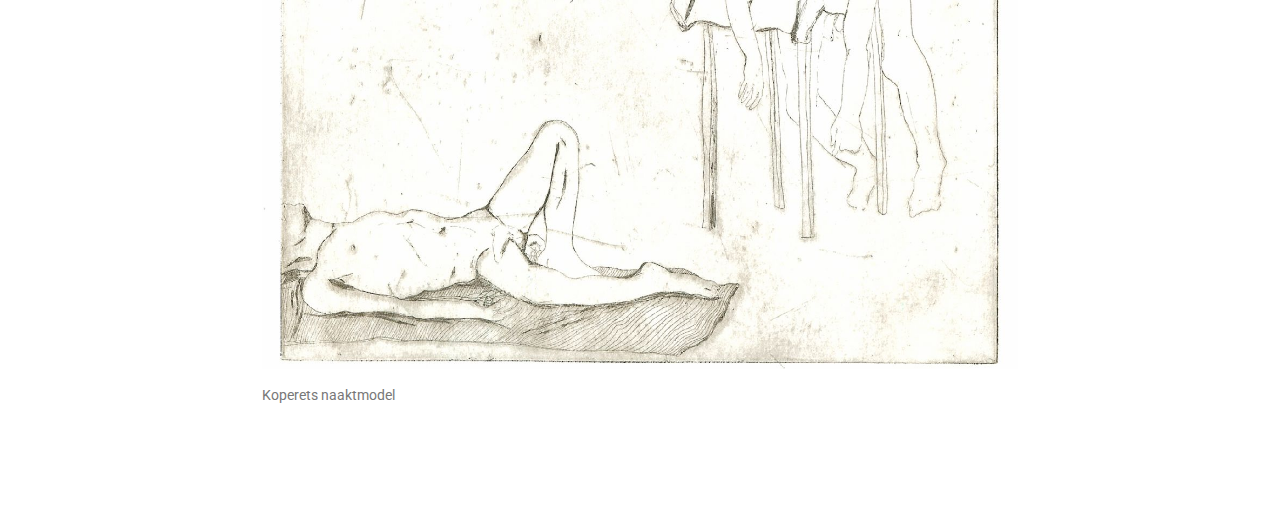
<file: model.html>
<!DOCTYPE html>
<html>
<head>
  <!-- Site made with Mobirise Website Builder v2.10, https://mobirise.com -->
  <meta charset="UTF-8">
  <meta http-equiv="X-UA-Compatible" content="IE=edge">
  <meta name="generator" content="Mobirise v2.10, mobirise.com">
  <meta name="viewport" content="width=device-width, initial-scale=1">
  <link rel="shortcut icon" href="assets/images/logo.png" type="image/x-icon">
  <meta name="description" content="">
  
  <link rel="stylesheet" href="https://fonts.googleapis.com/css?family=Roboto:700,400&amp;subset=cyrillic,latin,greek,vietnamese">
  <link rel="stylesheet" href="assets/bootstrap/css/bootstrap.min.css">
  <link rel="stylesheet" href="assets/mobirise/css/style.css">
  <link rel="stylesheet" href="assets/mobirise/css/mbr-additional.css" type="text/css">
  
  
  
</head>
<body>
<section class="mbr-section" id="header3-23">
    <div class="mbr-section__container container mbr-section__container--first">
        <div class="mbr-header mbr-header--wysiwyg row">
            <div class="col-sm-8 col-sm-offset-2">
                <h3 class="mbr-header__text">NAAKTMODEL</h3>
                <p class="mbr-header__subtext">2015 - 2016</p>
            </div>
        </div>
    </div>
</section>

<section class="engine"><a rel="external" href="https://mobirise.com">free website generator</a></section><section class="mbr-section" id="image2-21">
    <div class="mbr-section__container container mbr-section__container--middle">
        <div class="row">
            <div class="col-sm-8 col-sm-offset-2">
                <figure class="mbr-figure mbr-figure--wysiwyg mbr-figure--full-width mbr-figure--caption-outside-bottom mbr-figure--no-bg">

                    <div><img src="assets/images/naakttwee-1063x1535-67.jpg" class="mbr-figure__img"></div>
                    <figcaption class="mbr-figure__caption mbr-figure__caption--no-padding">
                        <small class="mbr-figure__caption-small"><br><br><br><br><br><br></small>
                    </figcaption>
                </figure>
            </div>
        </div>
    </div>
</section>

<section class="mbr-section" id="image2-28">
    <div class="mbr-section__container container mbr-section__container--last">
        <div class="row">
            <div class="col-sm-8 col-sm-offset-2">
                <figure class="mbr-figure mbr-figure--wysiwyg mbr-figure--full-width mbr-figure--caption-outside-bottom mbr-figure--no-bg">

                    <div><img src="assets/images/naakteen-1535x1063-98.jpg" class="mbr-figure__img" title="Koperets naaktmodel"></div>
                    <figcaption class="mbr-figure__caption mbr-figure__caption--no-padding">
                        <small class="mbr-figure__caption-small">Koperets naaktmodel</small>
                    </figcaption>
                </figure>
            </div>
        </div>
    </div>
</section>


  <script src="assets/web/assets/jquery/jquery.min.js"></script>
  <script src="assets/bootstrap/js/bootstrap.min.js"></script>
  <script src="assets/smooth-scroll/SmoothScroll.js"></script>
  <script src="assets/mobirise/js/script.js"></script>
  
  
</body>
</html>
</file>
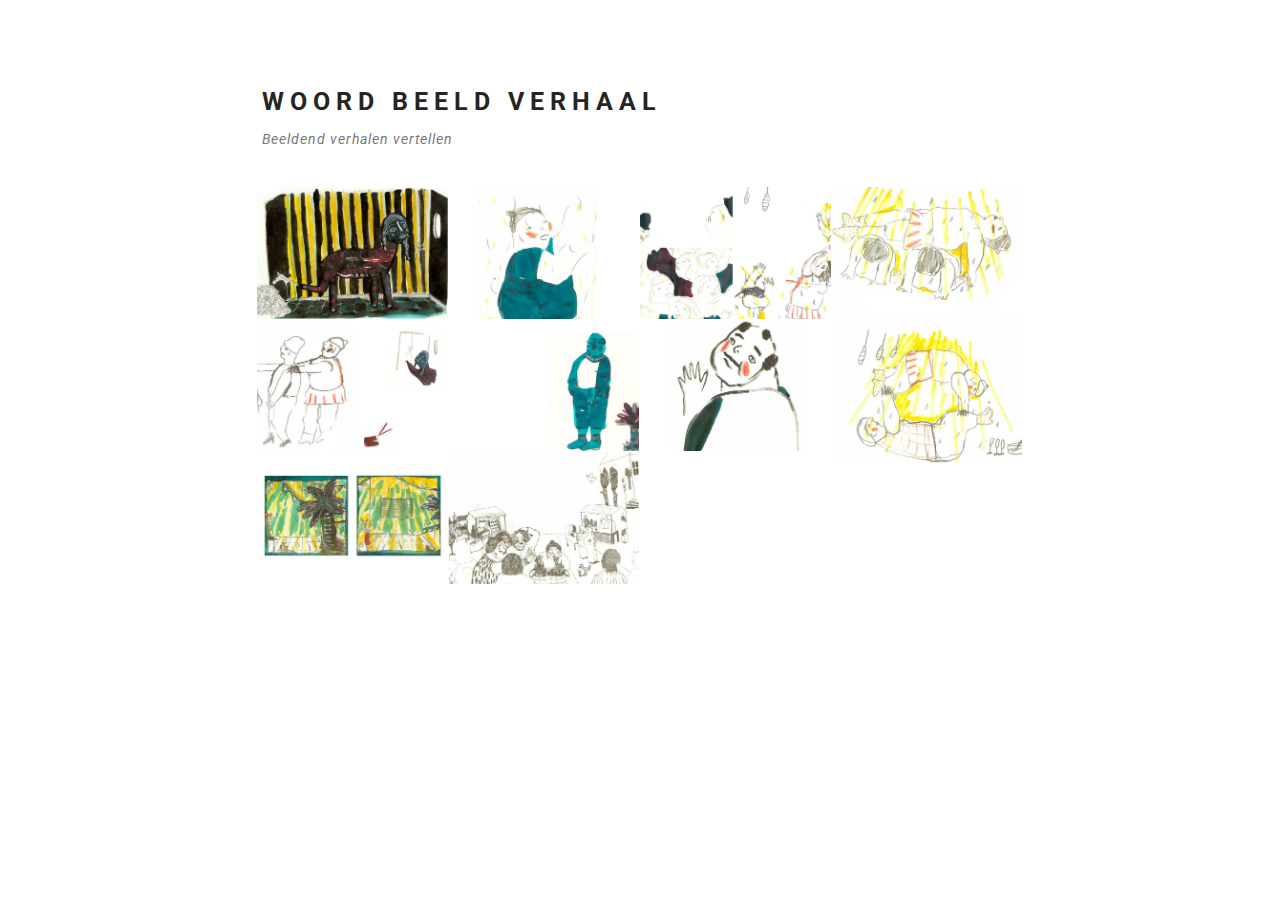
<file: woordbeeld.html>
<!DOCTYPE html>
<html>
<head>
  <!-- Site made with Mobirise Website Builder v2.10, https://mobirise.com -->
  <meta charset="UTF-8">
  <meta http-equiv="X-UA-Compatible" content="IE=edge">
  <meta name="generator" content="Mobirise v2.10, mobirise.com">
  <meta name="viewport" content="width=device-width, initial-scale=1">
  <link rel="shortcut icon" href="assets/images/logo.png" type="image/x-icon">
  <meta name="description" content="">
  
  <link rel="stylesheet" href="https://fonts.googleapis.com/css?family=Roboto:700,400&amp;subset=cyrillic,latin,greek,vietnamese">
  <link rel="stylesheet" href="assets/bootstrap/css/bootstrap.min.css">
  <link rel="stylesheet" href="assets/mobirise/css/style.css">
  <link rel="stylesheet" href="assets/mobirise-gallery/style.css">
  <link rel="stylesheet" href="assets/mobirise-slider/style.css">
  <link rel="stylesheet" href="assets/mobirise/css/mbr-additional.css" type="text/css">
  
  
  
</head>
<body>
<section class="mbr-section" id="header3-25">
    <div class="mbr-section__container container mbr-section__container--first">
        <div class="mbr-header mbr-header--wysiwyg row">
            <div class="col-sm-8 col-sm-offset-2">
                <h3 class="mbr-header__text">WOORD BEELD VERHAAL<br></h3>
                <p class="mbr-header__subtext">Beeldend verhalen vertellen</p>
            </div>
        </div>
    </div>
</section>

<section class="engine"><a rel="external" href="https://mobirise.com">html site builder</a></section><section class="mbr-gallery mbr-section mbr-section--no-padding" id="gallery2-26">
    <!-- Gallery -->
    <div class="container mbr-section__container mbr-gallery-layout-article mbr-section__container--last">
        <div class=" col-sm-8 col-sm-offset-2">
            <div class="row mbr-gallery-row no-gutter">
                
                <div class="col-lg-3 col-md-4 col-sm-6 col-xs-12 mbr-gallery-item">

                     

                    <a href="#lb-gallery2-26" data-slide-to="0" data-toggle="modal">
                        <img alt="" src="assets/images/drie-1535x1063-66-1535x1063-68.jpg">
                        <span class="icon glyphicon glyphicon-zoom-in"></span>
                    </a>              
                </div><div class="col-lg-3 col-md-4 col-sm-6 col-xs-12 mbr-gallery-item">

                     

                    <a href="#lb-gallery2-26" data-slide-to="1" data-toggle="modal">
                        <img alt="" src="assets/images/een-wbv-1535x1063-74-1535x1063-73.jpg">
                        <span class="icon glyphicon glyphicon-zoom-in"></span>
                    </a>              
                </div><div class="col-lg-3 col-md-4 col-sm-6 col-xs-12 mbr-gallery-item">

                     

                    <a href="#lb-gallery2-26" data-slide-to="2" data-toggle="modal">
                        <img alt="" src="assets/images/vijf-1535x1063-24-1535x1063-35.jpg">
                        <span class="icon glyphicon glyphicon-zoom-in"></span>
                    </a>              
                </div><div class="col-lg-3 col-md-4 col-sm-6 col-xs-12 mbr-gallery-item">

                     

                    <a href="#lb-gallery2-26" data-slide-to="3" data-toggle="modal">
                        <img alt="" src="assets/images/negen-1063x1535-4-1063x1535-81.jpg">
                        <span class="icon glyphicon glyphicon-zoom-in"></span>
                    </a>              
                </div><div class="col-lg-3 col-md-4 col-sm-6 col-xs-12 mbr-gallery-item">

                     

                    <a href="#lb-gallery2-26" data-slide-to="4" data-toggle="modal">
                        <img alt="" src="assets/images/zeven-1535x1063-61-1535x1063-34.jpg">
                        <span class="icon glyphicon glyphicon-zoom-in"></span>
                    </a>              
                </div><div class="col-lg-3 col-md-4 col-sm-6 col-xs-12 mbr-gallery-item">

                     

                    <a href="#lb-gallery2-26" data-slide-to="5" data-toggle="modal">
                        <img alt="" src="assets/images/zes-1535x1063-6-1535x1063-10.jpg">
                        <span class="icon glyphicon glyphicon-zoom-in"></span>
                    </a>              
                </div><div class="col-lg-3 col-md-4 col-sm-6 col-xs-12 mbr-gallery-item">

                     

                    <a href="#lb-gallery2-26" data-slide-to="6" data-toggle="modal">
                        <img alt="" src="assets/images/acht-1535x1063-53-1535x1063-93.jpg">
                        <span class="icon glyphicon glyphicon-zoom-in"></span>
                    </a>              
                </div><div class="col-lg-3 col-md-4 col-sm-6 col-xs-12 mbr-gallery-item">

                     

                    <a href="#lb-gallery2-26" data-slide-to="7" data-toggle="modal">
                        <img alt="" src="assets/images/twee-1535x1063-36-1535x1063-33.jpg">
                        <span class="icon glyphicon glyphicon-zoom-in"></span>
                    </a>              
                </div><div class="col-lg-3 col-md-4 col-sm-6 col-xs-12 mbr-gallery-item">

                     

                    <a href="#lb-gallery2-26" data-slide-to="8" data-toggle="modal">
                        <img alt="" src="assets/images/wbv-1535x1063-95-1535x1063-41.jpg">
                        <span class="icon glyphicon glyphicon-zoom-in"></span>
                    </a>              
                </div>
            </div>
        </div>
        <div class="clearfix"></div>
    </div>

    <!-- Lightbox -->
    <div data-app-prevent-settings="" class="mbr-slider modal fade carousel slide" tabindex="-1" data-keyboard="true" data-interval="false" id="lb-gallery2-26">
        <div class="modal-dialog">
            <div class="modal-content">
                <div class="modal-body">
                    <ol class="carousel-indicators">
                        <li data-app-prevent-settings="" data-target="#lb-gallery2-26" data-slide-to="0"></li><li data-app-prevent-settings="" data-target="#lb-gallery2-26" data-slide-to="1"></li><li data-app-prevent-settings="" data-target="#lb-gallery2-26" data-slide-to="2"></li><li data-app-prevent-settings="" data-target="#lb-gallery2-26" data-slide-to="3"></li><li data-app-prevent-settings="" data-target="#lb-gallery2-26" data-slide-to="4"></li><li data-app-prevent-settings="" data-target="#lb-gallery2-26" data-slide-to="5"></li><li data-app-prevent-settings="" data-target="#lb-gallery2-26" data-slide-to="6"></li><li data-app-prevent-settings="" data-target="#lb-gallery2-26" data-slide-to="7"></li><li data-app-prevent-settings="" data-target="#lb-gallery2-26" class=" active" data-slide-to="8"></li>
                    </ol>
                    <div class="carousel-inner">
                        <div class="item">
                            <img alt="" src="assets/images/drie-1535x1063-66.jpg">
                        </div><div class="item">
                            <img alt="" src="assets/images/een-wbv-1535x1063-74.jpg">
                        </div><div class="item">
                            <img alt="" src="assets/images/vijf-1535x1063-24.jpg">
                        </div><div class="item">
                            <img alt="" src="assets/images/negen-1063x1535-4.jpg">
                        </div><div class="item">
                            <img alt="" src="assets/images/zeven-1535x1063-61.jpg">
                        </div><div class="item">
                            <img alt="" src="assets/images/zes-1535x1063-6.jpg">
                        </div><div class="item">
                            <img alt="" src="assets/images/acht-1535x1063-53.jpg">
                        </div><div class="item">
                            <img alt="" src="assets/images/twee-1535x1063-36.jpg">
                        </div><div class="item active">
                            <img alt="" src="assets/images/wbv-1535x1063-95.jpg">
                        </div>
                    </div>
                    <a class="left carousel-control" role="button" data-slide="prev" href="#lb-gallery2-26">
                        <span class="glyphicon glyphicon-menu-left" aria-hidden="true"></span>
                        <span class="sr-only">Previous</span>
                    </a>
                    <a class="right carousel-control" role="button" data-slide="next" href="#lb-gallery2-26">
                        <span class="glyphicon glyphicon-menu-right" aria-hidden="true"></span>
                        <span class="sr-only">Next</span>
                    </a>

                    <a class="close" href="#" role="button" data-dismiss="modal">
                        <span class="glyphicon glyphicon-remove" aria-hidden="true"></span>
                        <span class="sr-only">Close</span>
                    </a>
                </div>
            </div>
        </div>
    </div>
</section>


  <script src="assets/web/assets/jquery/jquery.min.js"></script>
  <script src="assets/bootstrap/js/bootstrap.min.js"></script>
  <script src="assets/smooth-scroll/SmoothScroll.js"></script>
  <script src="assets/masonry/masonry.pkgd.min.js"></script>
  <script src="assets/imagesloaded/imagesloaded.pkgd.min.js"></script>
  <script src="assets/bootstrap-carousel-swipe/bootstrap-carousel-swipe.js"></script>
  <script src="assets/mobirise/js/script.js"></script>
  <script src="assets/mobirise-gallery/script.js"></script>
  
  
</body>
</html>
</file>
<file: assets/mobirise/css/mbr-additional.css>
@import url(https://fonts.googleapis.com/css?family=Droid+Sans:400,700);
@import url(https://fonts.googleapis.com/css?family=Roboto:400,300,700);

#menu-0 .mbr-brand__name {
  font-size: 16px;
}
#menu-0.mbr-navbar--stuck .mbr-navbar__section {
  background: #4c6972;
}
#menu-0 .mbr-navbar__hamburger {
  color: #000000;
}
#menu-0 .mbr-navbar__items a {
  font-size: 15px;
}
#header4-1 H1 {
  text-align: center;
  color: #252525;
  font-family: 'Droid Sans', sans-serif;
  font-size: 25px;
}
#header3-5 H3 {
  text-align: center;
  font-size: 22px;
}
#header3-5 P {
  text-align: center;
  font-size: 17px;
  color: #777777;
}

#menu-7 .mbr-brand__name {
  font-size: 16px;
}
#menu-7.mbr-navbar--stuck .mbr-navbar__section {
  background: #4c6972;
}
#menu-7 .mbr-navbar__hamburger {
  color: #000000;
}
#menu-7 .mbr-navbar__items a {
  font-size: 15px;
}
#header4-8 H1 {
  text-align: center;
  color: #252525;
  font-family: 'Roboto', sans-serif;
  font-size: 23px;
}
#header3-9 H3 {
  text-align: center;
  font-size: 16px;
}
#header3-9 P {
  text-align: center;
}
#content4-10 .mbr-section__col .mbr-header__text {
  color: #4c6972;
}
#content4-10 P {
  text-align: center;
}
#contacts3-13 P {
  color: #000000;
}
#form1-16 .mbr-header__text {
  text-align: right;
}
#header3-35 H3 {
  font-size: 12px;
}
#slider-14 P {
  text-align: left;
  font-size: 12px;
  color: #ffffff;
}
#header3-34 H3 {
  font-size: 12px;
}
#header3-33 H3 {
  font-size: 12px;
}
#header3-28 H3 {
  color: #000000;
}
#header3-28 P {
  color: #000000;
}
#header3-23 H3 {
  color: #000000;
}
#header3-23 P {
  color: #000000;
}
</file>
<file: assets/mobirise-slider/style.css>
/*-------

   Slider

-------*/
.mbr-slider .carousel-inner > .active,
.mbr-slider .carousel-inner > .next,
.mbr-slider .carousel-inner > .prev {
	display: table;
}
.mbr-slider .carousel-control {
    background-image: none;
    width: 54px;
    height: 54px;
    top: 50%;
    margin-top: -27px;
    line-height: 54px;
    border: 2px solid #fff;
    opacity: 1;
    text-shadow: none;
    z-index: 5;
    -webkit-transition: all 0.2s ease-in-out 0s;
    -o-transition: all 0.2s ease-in-out 0s;
    transition: all 0.2s ease-in-out 0s;
}
.mbr-slider .carousel-control.left {
	margin-left: 20px;
}
.mbr-slider .carousel-control.right {
	margin-right: 20px;
}
.mbr-slider .carousel-control:hover {
	background: #fff;
	color: #000;
}
.mbr-slider .carousel-indicators {
    bottom: 20px;
}
.mbr-slider .carousel-indicators li,
.mbr-slider .carousel-indicators .active {
    width: 15px;
    height: 15px;
    margin: 3px;
    border: 2px solid #ffffff;
}

@media (max-width: 767px) {
    .mbr-slider .carousel-control {
        top: auto;
        bottom: 20px;
    }
}
.mbr-slider .mbr-overlay {
    z-index: 0;
    opacity:0.5;
}
/* boxed model */
.mbr-slider > .boxed-slider {
    position: relative;
    padding: 93px 0;
}
.mbr-slider > .boxed-slider > div{
    position: relative;

}
.mbr-slider > .container .carousel-indicators {
    margin-bottom: 3px;
}
@media (max-width: 767px) {
    .mbr-slider > .container .carousel-control {
        margin-bottom: 0px;
    }
}
.mbr-slider > .container img {
    width: 100%;
}
.mbr-slider > .container img + .row {
    position: absolute;
    top: 50%;
    left: 0;
    right: 0;
    margin-left: 0;
    margin-right: 0;
    -webkit-transform: translateY(-50%);
    -moz-transform: translateY(-50%);
    transform: translateY(-50%);
}
.mbr-slider .mbr-section {
    padding-left: 0;
    padding-right: 0;
}

/* article layout */
.mbr-slider .article-slider > div {
    padding-left: 0;
    padding-right: 0;
}
.mbr-slider > .container.article-slider .carousel-indicators {
    margin-bottom: 0;
}
</file>
<file: assets/mobirise-gallery/style.css>
/*-------

   Gallery

-------*/
.mbr-gallery .mbr-gallery-item {
    position: relative;
    /*display: inline-block;*/
    padding-bottom: 30px;
}
.mbr-gallery .mbr-gallery-item > a {
    position: relative;
    display: block;
    background: #fff;
    outline: none;
}
.mbr-gallery .mbr-gallery-row {
    margin-bottom: -30px;
}
.mbr-gallery .mbr-gallery-item img {
    width: 100%;
    opacity: 1;
    -webkit-transition: .2s opacity ease-in-out;
    transition: .2s opacity ease-in-out;
}
.mbr-gallery .mbr-gallery-item > a:hover img {
    opacity: 0.9;
}
.mbr-gallery .mbr-gallery-item .icon {
    position: absolute;
    font-size: 30px;
    top: 50%;
    left: 50%;
    color: #fff;
    opacity: 0;
    -webkit-transform: translateX(-50%) translateY(-50%);
    transform: translateX(-50%) translateY(-50%);
    -webkit-transition: .2s opacity ease-in-out;
    transition: .2s opacity ease-in-out;
}
.mbr-gallery .mbr-gallery-item > a:hover .icon {
    opacity: 1;
}

/* remove spacing */
.mbr-gallery .mbr-gallery-row.no-gutter {
    margin: 0;
}
.mbr-gallery .mbr-gallery-row.no-gutter .mbr-gallery-item {
    padding: 0;
}

/* container */
.mbr-gallery .container.mbr-gallery-layout-default {
    padding: 93px 0;
}

/* fix horizontal scrollbar */
.mbr-gallery .mbr-gallery-layout-default,
.mbr-gallery .mbr-gallery-layout-article {
    overflow: hidden;
}

/* article layout */
.mbr-gallery .mbr-gallery-layout-article > div {
    padding-left: 0;
    padding-right: 0;
}


/* lightbox */
.mbr-gallery .modal {
    position: fixed;
    overflow: hidden;
    padding-right: 0 !important;
}
.mbr-gallery .modal-body {
    padding: 0;
}
.mbr-gallery .modal-body img {
    width: 100%;
}
.mbr-gallery .modal .close {
    position: absolute;
    background-image: none;
    font-size: 20px;
    width: 54px;
    height: 54px;
    top: 20px;
    right: 20px;
    line-height: 54px;
    opacity: 1;
    color: #fff;
    border: 2px solid #fff;
    text-align: center;
    text-shadow: none;
    z-index: 5;
    -webkit-transition: all 0.2s ease-in-out 0s;
    -o-transition: all 0.2s ease-in-out 0s;
    transition: all 0.2s ease-in-out 0s;
}
.mbr-gallery .modal .close:hover {
    background: #fff;
    color: #000;
}

/* modal back color opacity */
.modal-backdrop.in {
    opacity: 0.8;
    filter: alpha(opacity=80);
}

@media (max-width: 768px) {
    .mbr-gallery .modal-dialog {
        margin: 10px auto;
    }

    .mbr-gallery .carousel-indicators,
    .mbr-gallery .carousel-control,
    .mbr-gallery .modal .close {
        position: fixed;
    }
}

/* fix fade in effect */
.mbr-gallery .modal.fade .modal-dialog {
    margin-top: -100px;
    -webkit-transition: margin-top 0.3s ease-out;
    -moz-transition: margin-top 0.3s ease-out;
    -o-transition: margin-top 0.3s ease-out;
    transition: margin-top 0.3s ease-out;
}
.mbr-gallery .modal.in .modal-dialog,
.mbr-gallery .modal.fade .modal-dialog {
    -webkit-transform: none;
    -ms-transform: none;
    -o-transform: none;
    transform: none;
}
.mbr-gallery .modal.in .modal-dialog {
    margin-top: 30px;
}


/* media-caption styles */
.mbr-gallery .mbr-figure__caption {
    width: 100%;
    margin-left: 0;
    box-sizing: border-box;
    border: solid 15px transparent;
    border-style: none solid;
    left: 0;
    background: none;
    margin-bottom: 30px;
}
.mbr-gallery .mbr-figure__caption-small {
    position: relative;
    z-index: 2;
    padding: 0 10px;
}
.mbr-gallery .mbr-caption-background{
    position: absolute;
    z-index: 1;
    left: 0;
    top:0;
    width: 100%;
    height: 100%;
    background: rgba(0, 0, 0, 0.6);
}
.mbr-gallery .no-gutter .mbr-figure__caption {
    margin-bottom: 0;
    border-style: none none;
}


/*
.mbr-gallery .mbr-figure__caption--std-grid:before {
    content: none;
}

.mbr-gallery .container .mbr-figure__caption--std-grid {
    width: 90%;
    margin-left: -44.8%;
    margin-bottom: 30px;
}

@media (max-width: 768px) {
    .mbr-gallery .mbr-figure__caption--std-grid,
    .mbr-gallery .container .mbr-figure__caption--std-grid {

        width: 100%;
        margin-left: 0; 
        padding-left: 15px;
        padding-right: 15px;   
    }

    .mbr-gallery .mbr-gallery-row.no-gutter .mbr-figure__caption--std-grid {
        width: 100%;
        margin-left: 0;
        padding-left: 0;
        padding-right: 0;   
    }
}

@media (min-width: 768px) and (max-width: 991px) {

    .mbr-gallery .mbr-figure__caption--std-grid {
        width: 92.6%;
        margin-left: -46.3%;
    }

    .mbr-gallery .container .mbr-figure__caption--std-grid {
        width: 92%;
        margin-left: -46%;
        margin-bottom: 30px;
    }
}

.mbr-gallery .container.mbr-gallery-layout-article .mbr-figure__caption--std-grid {
    width: 85%;
    margin-left: -42.5%;
}

.mbr-gallery .container.mbr-gallery-layout-article .mbr-gallery-row.no-gutter .mbr-figure__caption--std-grid {
    width: 100%;
    margin-left: -50%;
}

@media (min-width: 768px) and (max-width: 991px) {
    .mbr-gallery .container.mbr-gallery-layout-article .mbr-figure__caption--std-grid {
        width: 88%;
        margin-left: -44%;
    }
}

@media (max-width: 768px) {
    .mbr-gallery .mbr-gallery-layout-article.container .mbr-gallery-row.no-gutter .mbr-figure__caption--std-grid,
    .mbr-gallery .container.mbr-gallery-layout-article .mbr-figure__caption--std-grid {
        width: 100%;
        margin-left: 0;
    }
}

*/
</file>
<file: assets/mobirise/css/style.css>
.is-builder .animated {
  -webkit-animation-name: none !important;
  animation-name: none !important;
}
html {
  position: relative;
  min-height: 100%;
}
.mbr-embedded-video {
  position: relative;
}
.mbr-background-video,
.mbr-background-video-preview {
  bottom: 0;
  left: 0;
  overflow: hidden;
  position: absolute;
  right: 0;
  top: 0;
}
.mbr-parallax-background,
.mbr-background {
  background-attachment: fixed !important;
  background-position: 50% 0;
  background-repeat: no-repeat;
  background-size: cover !important;
}
.mbr-hidden-scrollbar .mbr-parallax-background {
  background-size: auto 130%;
}
.mobile .mbr-parallax-background {
  background-attachment: scroll !important;
}
.mbr-background {
  background-attachment: scroll !important;
}
.mbr-navbar {
  position: relative;
  width: 100%;
}
.mbr-navbar:before {
  content: "";
  display: block;
}
.mbr-navbar__brand-link:after,
.mbr-navbar__brand-img {
  max-height: 74px;
}
.mbr-navbar:before,
.mbr-navbar__container {
  height: 98px;
}
.mbr-navbar--ss .mbr-navbar__brand-link:after,
.mbr-navbar--ss .mbr-navbar__brand-img {
  height: 74px;
}
.mbr-navbar--ss:before,
.mbr-navbar--ss .mbr-navbar__container {
  height: 98px;
}
.mbr-navbar--xs .mbr-navbar__brand-link:after,
.mbr-navbar--xs .mbr-navbar__brand-img {
  height: 32px;
}
.mbr-navbar--xs:before,
.mbr-navbar--xs .mbr-navbar__container {
  height: 56px;
}
.mbr-navbar--s .mbr-navbar__brand-link:after,
.mbr-navbar--s .mbr-navbar__brand-img {
  height: 48px;
}
.mbr-navbar--s:before,
.mbr-navbar--s .mbr-navbar__container {
  height: 72px;
}
.mbr-navbar--m .mbr-navbar__brand-link:after,
.mbr-navbar--m .mbr-navbar__brand-img {
  height: 64px;
}
.mbr-navbar--m:before,
.mbr-navbar--m .mbr-navbar__container {
  height: 88px;
}
.mbr-navbar--l .mbr-navbar__brand-link:after,
.mbr-navbar--l .mbr-navbar__brand-img {
  height: 96px;
}
.mbr-navbar--l:before,
.mbr-navbar--l .mbr-navbar__container {
  height: 120px;
}
.mbr-navbar--xl .mbr-navbar__brand-link:after,
.mbr-navbar--xl .mbr-navbar__brand-img {
  height: 128px;
}
.mbr-navbar--xl:before,
.mbr-navbar--xl .mbr-navbar__container {
  height: 152px;
}
.mbr-navbar--short .mbr-navbar__brand-link:after,
.mbr-navbar--short .mbr-navbar__brand-img {
  height: 40px;
}
.mbr-navbar--short:before,
.mbr-navbar--short .mbr-navbar__container {
  height: 64px;
}
.mbr-navbar--short .mbr-navbar__container {
  padding: 12px 0;
}
@media (max-width: 767px) {
  .mbr-navbar--short .mbr-navbar__brand-link:after,
  .mbr-navbar--short .mbr-navbar__brand-img {
    height: 31px;
  }
  .mbr-navbar--short:before,
  .mbr-navbar--short .mbr-navbar__container {
    height: 45px;
  }
  .mbr-navbar--short .mbr-navbar__container {
    padding: 7px 0;
  }
}
.mbr-navbar__brand-img {
  position: relative;
}
.mbr-navbar__brand-img,
.mbr-navbar__container,
.mbr-navbar__section {
  -webkit-transition: all 300ms ease-in-out 0s;
  -o-transition: all 300ms ease-in-out 0s;
  transition: all 300ms ease-in-out 0s;
}
.mbr-navbar__section {
  background: #2c2c2c;
  height: auto;
  position: absolute;
  top: 0;
  width: 100%;
  z-index: 1000;
}
.mbr-navbar__container {
  display: table;
  padding: 12px 0;
  width: 100%;
}
.mbr-navbar__menu-box {
  display: table;
  width: 100%;
}
.mbr-navbar__menu-box--inline-left,
.mbr-navbar__menu-box--inline-center,
.mbr-navbar__menu-box--inline-right {
  display: block;
  text-align: left;
}
.mbr-navbar__menu-box--inline-center {
  text-align: center;
}
.mbr-navbar__menu-box--inline-right {
  text-align: right;
}
.mbr-navbar__column {
  display: table-cell;
  vertical-align: middle;
}
.mbr-navbar__column--xxs {
  width: 1%;
}
.mbr-navbar__column--xs {
  width: 10%;
}
.mbr-navbar__column--s {
  width: 20%;
}
.mbr-navbar__column--m {
  width: 30%;
}
.mbr-navbar__column--l {
  width: 40%;
}
.mbr-navbar__column--xl {
  width: 50%;
}
.mbr-navbar__menu-box--inline-left .mbr-navbar__column,
.mbr-navbar__menu-box--inline-center .mbr-navbar__column,
.mbr-navbar__menu-box--inline-right .mbr-navbar__column {
  display: inline-block;
}
.mbr-navbar__items {
  float: left;
  padding-left: 0px;
  position: relative;
  left: -20px;
}
.mbr-navbar__items--right {
  float: right;
  left: 0;
}
.mbr-navbar__item {
  display: block;
  float: left;
  position: relative;
}
.mbr-navbar__hamburger {
  display: none;
  margin-top: -11px;
  position: absolute;
  right: 0;
  top: 50%;
  z-index: 10000;
}
.mbr-navbar--collapsed .mbr-navbar__container {
  position: relative;
}
.mbr-navbar--collapsed .mbr-navbar__column {
  display: block;
  width: 100%;
}
.mbr-navbar--collapsed .mbr-navbar__items--right {
  padding-top: 13px;
}
.mbr-navbar--collapsed .mbr-navbar__menu {
  background: rgba(0, 0, 0, 0.9);
  display: none;
  height: 100%;
  left: 0;
  position: fixed;
  top: 0;
  width: 100%;
  z-index: 9999;
}
.mbr-navbar--collapsed .mbr-navbar__menu-box {
  display: table-cell;
  vertical-align: middle;
}
.mbr-navbar--collapsed .mbr-navbar__items {
  float: none;
}
.mbr-navbar--collapsed .mbr-navbar__item {
  float: none;
}
.mbr-navbar--collapsed .mbr-navbar__hamburger {
  display: block;
}
.mbr-navbar--collapsed.mbr-navbar--open .mbr-navbar__menu {
  display: table;
}
.mbr-navbar--collapsed.mbr-navbar--open:not(.mbr-navbar--sticky) .mbr-navbar__section {
  background: none;
  position: fixed;
}
.mbr-navbar--collapsed.mbr-navbar--open .mbr-navbar__brand {
  visibility: hidden;
}
.mbr-navbar--collapsed.mbr-navbar--sticky.mbr-navbar--open .mbr-navbar__brand {
  visibility: visible;
}
.mbr-navbar--collapsed.mbr-navbar--open .mbr-navbar__brand-img,
.mbr-navbar--collapsed.mbr-navbar--open .mbr-navbar__container {
  -webkit-transition: none;
  -o-transition: none;
  transition: none;
}
.mbr-navbar--freeze.mbr-navbar--collapsed.mbr-navbar--open .mbr-navbar__hamburger,
.mbr-navbar--freeze.mbr-navbar--collapsed.mbr-navbar--open .mbr-navbar__hamburger:hover {
  color: #fff !important;
}
.mbr-navbar--sticky .mbr-navbar__section {
  position: fixed;
}
.mbr-navbar--absolute {
  position: absolute;
}
.mbr-navbar--transparent .mbr-navbar__section {
  background: none;
}
.mbr-navbar--stuck .mbr-navbar__section,
.mbr-navbar--relative .mbr-navbar__section {
  background: #2c2c2c;
}
@media (max-width: 991px) {
  .mbr-navbar--auto-collapse .mbr-navbar__container {
    position: relative;
  }
  .mbr-navbar--auto-collapse .mbr-navbar__column {
    display: block;
    width: 100%;
  }
  .mbr-navbar--auto-collapse .mbr-navbar__items--right {
    padding-top: 13px;
  }
  .mbr-navbar--auto-collapse .mbr-navbar__menu {
    background: rgba(0, 0, 0, 0.9);
    display: none;
    height: 100%;
    left: 0;
    position: fixed;
    top: 0;
    width: 100%;
    z-index: 9999;
  }
  .mbr-navbar--auto-collapse .mbr-navbar__menu-box {
    display: table-cell;
    vertical-align: middle;
  }
  .mbr-navbar--auto-collapse .mbr-navbar__items {
    float: none;
  }
  .mbr-navbar--auto-collapse .mbr-navbar__item {
    float: none;
  }
  .mbr-navbar--auto-collapse .mbr-navbar__hamburger {
    display: block;
  }
  .mbr-navbar--auto-collapse.mbr-navbar--open .mbr-navbar__menu {
    display: table;
  }
  .mbr-navbar--auto-collapse.mbr-navbar--open:not(.mbr-navbar--sticky) .mbr-navbar__section {
    background: none;
    position: fixed;
  }
  .mbr-navbar--auto-collapse.mbr-navbar--open .mbr-navbar__brand {
    visibility: hidden;
  }
  .mbr-navbar--auto-collapse.mbr-navbar--sticky.mbr-navbar--open .mbr-navbar__brand {
    visibility: visible;
  }
  .mbr-navbar--auto-collapse.mbr-navbar--open .mbr-navbar__brand-img,
  .mbr-navbar--auto-collapse.mbr-navbar--open .mbr-navbar__container {
    -webkit-transition: none;
    -o-transition: none;
    transition: none;
  }
}
.mbr-after-navbar:before {
  content: "";
  display: block;
  height: 98px;
}
.mbr-hamburger {
  cursor: pointer;
  height: 23px;
  width: 30px;
}
.mbr-hamburger:focus {
  outline: none;
}
.mbr-hamburger__line,
.mbr-hamburger__line:before,
.mbr-hamburger__line:after {
  content: "";
  position: absolute;
  display: block;
  height: 1px;
  cursor: pointer;
}
.mbr-hamburger__line,
.mbr-hamburger__line:before,
.mbr-hamburger__line:after {
  width: 30px;
  border-bottom: 5px solid;
  top: 9px;
}
.mbr-hamburger__line:before {
  top: -9px;
}
.mbr-hamburger__line:after {
  top: 9px;
}
.mbr-hamburger__line,
.mbr-hamburger__line:before,
.mbr-hamburger__line:after {
  -webkit-transition: all 300ms ease-in-out;
  transition: all 300ms ease-in-out;
}
.mbr-hamburger--open .mbr-hamburger__line {
  border-color: transparent;
}
.mbr-hamburger--open .mbr-hamburger__line:before,
.mbr-hamburger--open .mbr-hamburger__line:after {
  top: 0;
}
.mbr-hamburger--open .mbr-hamburger__line:before {
  -ms-transform: rotate(45deg);
  -webkit-transform: rotate(45deg);
  transform: rotate(45deg);
}
.mbr-hamburger--open .mbr-hamburger__line:after {
  top: 10px;
  -ms-transform: translatey(-10px) rotate(-45deg);
  -webkit-transform: translatey(-10px) rotate(-45deg);
  transform: translatey(-10px) rotate(-45deg);
}
@media (max-width: 767px) {
  .mbr-hamburger {
    height: 23px;
    width: 27px;
  }
  .mbr-hamburger__line,
  .mbr-hamburger__line:before,
  .mbr-hamburger__line:after {
    width: 27px;
    border-bottom: 4px solid;
    top: 9px;
  }
  .mbr-hamburger__line:before {
    top: -9px;
  }
  .mbr-hamburger__line:after {
    top: 9px;
  }
}
.mbr-brand {
  display: block;
  float: left;
  position: relative;
}
.mbr-brand,
.mbr-brand:hover {
  text-decoration: none;
}
.mbr-brand__name {
  display: block;
  font-weight: bold;
  margin-top: 5px;
  text-align: center;
}
.mbr-brand__name,
.mbr-brand__name:hover {
  text-decoration: none;
}
.mbr-brand--inline {
  display: table;
}
.mbr-brand--inline:after {
  content: "";
  display: table-cell;
  width: 1px;
}
.mbr-brand--inline .mbr-brand__logo,
.mbr-brand--inline .mbr-brand__name {
  display: table-cell;
  vertical-align: middle;
}
.mbr-brand--inline .mbr-brand__logo {
  padding-right: 10px;
}
.mbr-brand--inline .mbr-brand__name {
  margin: 0;
  text-align: left;
}
.mbr-form {
  display: table;
  margin-top: -13px;
  position: relative;
  top: 14px;
  width: 100%;
}
.mbr-form__left,
.mbr-form__right {
  display: table-cell;
  vertical-align: top;
}
.mbr-form__left {
  padding-right: 3px;
}
.mbr-form__right {
  width: 1px;
}
@media (max-width: 530px) {
  .mbr-form {
    display: block;
    margin-top: -27px;
    position: relative;
    top: 26px;
  }
  .mbr-form__left,
  .mbr-form__right {
    display: block;
  }
  .mbr-form__left {
    margin-bottom: 12px;
    padding-right: 0;
  }
  .mbr-form__right {
    width: 100%;
  }
}
.mbr-section {
  padding: 0 20px;
}
.mbr-section--no-padding {
  padding: 0;
}
.mbr-section--relative {
  position: relative;
}
.mbr-section--fixed-size {
  overflow: hidden;
}
.mbr-section--full-height {
  height: 100vh;
}
.mbr-section--full-height.mbr-after-navbar:before {
  display: none;
}
.mbr-section--bg-adapted {
  background-attachment: scroll;
  background-position: 50% 0;
  background-repeat: no-repeat;
  background-size: cover;
}
.mbr-section--gray {
  background-color: #444444;
}
.mbr-section--light-gray {
  background-color: #f0f0f0;
}
.mbr-section--dark-gray {
  background-color: #3c3c3c;
}
.mbr-section__container {
  padding: 0;
  position: relative;
  z-index: 3;
}
.mbr-section__container--center {
  text-align: center;
}
.mbr-section__container--std-padding {
  padding: 93px 0;
}
.mbr-section__container--std-top-padding {
  padding-top: 93px;
}
.mbr-section__container--std-bot-padding {
  padding-bottom: 93px;
}
.mbr-section__container--sm-padding {
  padding: 41px 0;
}
.mbr-section__container--sm-top-padding {
  padding-top: 41px;
}
.mbr-section__container--sm-bot-padding {
  padding-bottom: 41px;
}
.mbr-section__container--isolated {
  padding-bottom: 93px;
  padding-top: 93px;
}
.mbr-section__container--first {
  padding-top: 93px;
  padding-bottom: 41px;
}
.mbr-section__container--middle {
  padding-bottom: 41px;
}
.mbr-section__container--last {
  padding-bottom: 93px;
}
.mbr-section__row {
  margin-left: -24px;
  margin-right: -24px;
}
.mbr-section__col {
  overflow: hidden;
  padding-left: 24px;
  padding-right: 24px;
}
.mbr-section__left {
  padding-right: 40px;
}
.mbr-section__right {
  padding-left: 15px;
}
.mbr-section__header {
  line-height: 1.5em;
  margin: -10px 0 0;
  text-align: center;
}
@media (min-width: 768px) {
  .mbr-section--short-paddings .mbr-section__container--std-padding {
    padding: 59px 0;
  }
  .mbr-section--short-paddings .mbr-section__container--std-top-padding {
    padding-top: 59px;
  }
  .mbr-section--short-paddings .mbr-section__container--std-bot-padding {
    padding-bottom: 59px;
  }
  .mbr-section--short-paddings .mbr-section__container--sm-padding {
    padding: 41px 0;
  }
  .mbr-section--short-paddings .mbr-section__container--sm-top-padding {
    padding-top: 41px;
  }
  .mbr-section--short-paddings .mbr-section__container--sm-bot-padding {
    padding-bottom: 41px;
  }
  .mbr-section--short-paddings .mbr-section__container--isolated {
    padding-bottom: 59px;
    padding-top: 59px;
  }
  .mbr-section--short-paddings .mbr-section__container--first {
    padding-top: 59px;
    padding-bottom: 41px;
  }
  .mbr-section--short-paddings .mbr-section__container--middle {
    padding-bottom: 41px;
  }
  .mbr-section--short-paddings .mbr-section__container--last {
    padding-bottom: 59px;
  }
}
@media (max-width: 767px) {
  .mbr-section__left {
    padding-right: 15px;
  }
  .mbr-section__right {
    padding-left: 15px;
    padding-top: 51px;
  }
}
.mbr-arrow {
  bottom: 71px;
  left: 0;
  line-height: 1px;
  padding: 0 20px;
  position: absolute;
  width: 100%;
  z-index: 3;
}
.mbr-arrow__link {
  display: inline-block;
  font-size: 26px;
}
.mbr-arrow__link,
.mbr-arrow__link:hover,
.mbr-arrow__link:focus {
  color: #fff;
}
.mbr-arrow--floating .mbr-arrow__link {
  -webkit-animation: floating-arrow 1.6s infinite ease-in-out 0s;
  -o-animation: floating-arrow 1.6s infinite ease-in-out 0s;
  animation: floating-arrow 1.6s infinite ease-in-out 0s;
}
@-webkit-keyframes floating-arrow {
  from {
    -webkit-transform: translateY(0);
    transform: translateY(0);
  }
  65% {
    -webkit-transform: translateY(11px);
    transform: translateY(11px);
  }
  to {
    -webkit-transform: translateY(0);
    transform: translateY(0);
  }
}
@-o-keyframes floating-arrow {
  from {
    -webkit-transform: translateY(0);
    transform: translateY(0);
  }
  65% {
    -webkit-transform: translateY(11px);
    transform: translateY(11px);
  }
  to {
    -webkit-transform: translateY(0);
    transform: translateY(0);
  }
}
@keyframes floating-arrow {
  from {
    -webkit-transform: translateY(0);
    transform: translateY(0);
  }
  65% {
    -webkit-transform: translateY(11px);
    transform: translateY(11px);
  }
  to {
    -webkit-transform: translateY(0);
    transform: translateY(0);
  }
}
.mbr-arrow--dark .mbr-arrow__link,
.mbr-arrow--dark .mbr-arrow__link:hover,
.mbr-arrow--dark .mbr-arrow__link:focus {
  color: #252525;
}
@media (max-width: 767px) {
  .mbr-arrow {
    bottom: 41px;
  }
}
@media (max-width: 320px) {
  .mbr-arrow {
    bottom: 21px;
    text-align: center;
  }
}
@media all and (device-width: 320px) and (device-height: 568px) and (orientation: portrait) {
  .mbr-arrow {
    bottom: 31px;
  }
}
.mbr-box {
  display: table;
  width: 100%;
}
.mbr-box--fixed {
  table-layout: fixed;
}
.mbr-box--stretched {
  height: 100%;
}
.mbr-box__magnet {
  display: table-cell;
  float: none;
  height: 100%;
  margin-bottom: 0;
  margin-top: 0;
  text-align: center;
  vertical-align: middle;
}
.mbr-box__magnet--sm-padding {
  padding: 41px 0;
}
.mbr-box__magnet--top-left,
.mbr-box__magnet--top-center,
.mbr-box__magnet--top-right {
  vertical-align: top;
}
.mbr-box__magnet--bottom-left,
.mbr-box__magnet--bottom-center,
.mbr-box__magnet--bottom-right {
  vertical-align: bottom;
}
.mbr-box__magnet--top-left,
.mbr-box__magnet--center-left,
.mbr-box__magnet--bottom-left {
  text-align: left;
}
.mbr-box__magnet--top-right,
.mbr-box__magnet--center-right,
.mbr-box__magnet--bottom-right {
  text-align: right;
}
.mbr-box__container {
  height: 50%;
}
@media (max-width: 767px) {
  .mbr-box__container {
    height: 100%;
  }
  .mbr-box--adapted {
    display: block;
  }
  .mbr-box--adapted > .mbr-box__magnet {
    display: block;
    height: auto;
  }
}
.mbr-overlay {
  background: #222;
  bottom: 0;
  left: 0;
  position: absolute;
  right: 0;
  top: 0;
  z-index: 2;
}
.mbr-google-map__marker {
  color: #252525;
  display: none;
  margin: 0;
}
.mbr-google-map--loaded .mbr-google-map__marker {
  display: block;
}
.mbr-hero {
  color: #fff;
  position: relative;
}
.mbr-hero__text {
  font-size: 46px;
  font-weight: bold;
  left: -2px;
  letter-spacing: 2px;
  line-height: 50px;
  margin: -18px 0 1px 0;
  padding-bottom: 41px;
  position: relative;
  top: 8px;
}
.mbr-hero__subtext {
  font-size: 21px;
  line-height: 29px;
  margin: -32px 0 3px 0;
  padding: 0 0 41px 0;
  position: relative;
  top: 6px;
}
.mbr-figure {
  display: inline-block;
  line-height: 1px;
  margin: 0;
  max-width: 100%;
  overflow: hidden;
  position: relative;
}
.mbr-figure--no-bg {
  background: none;
}
.mbr-figure--full-width {
  display: block;
  width: 100%;
}
.mbr-figure.mbr-after-navbar:before {
  display: none;
}
.mbr-figure--full-width iframe,
.mbr-figure--full-width .mbr-figure__img,
.mbr-figure--full-width .mbr-figure__map {
  width: 100%;
}
.mbr-figure iframe,
.mbr-figure__img,
.mbr-figure__map {
  max-width: 100%;
}
.mbr-figure__map {
  height: 400px;
  line-height: 1.3em;
}
.mbr-figure__map--short {
  height: 300px;
}
.mbr-figure__caption {
  background: rgba(0, 0, 0, 0.5);
  bottom: 0;
  color: #fff;
  display: block;
  font-size: 17px;
  left: 0;
  line-height: 1.3em;
  min-height: 53px;
  padding: 17px 20px;
  position: absolute;
  text-align: left;
  width: 100%;
}
.mbr-figure__caption--no-padding {
  padding: 17px 0;
}
.mbr-figure--wysiwyg .mbr-figure__caption a,
.mbr-figure--wysiwyg .mbr-figure__caption a:hover {
  color: inherit;
  text-decoration: underline;
}
.mbr-figure--caption-inside-top .mbr-figure__caption {
  bottom: auto;
  top: 0;
}
.mbr-figure--caption-outside-top .mbr-figure__caption,
.mbr-figure--caption-outside-bottom .mbr-figure__caption {
  background: none;
  position: relative;
}
.mbr-figure--no-bg.mbr-figure--caption-outside-top .mbr-figure__caption,
.mbr-figure--no-bg.mbr-figure--caption-outside-bottom .mbr-figure__caption {
  color: #252525;
}
.mbr-figure--no-bg.mbr-figure--caption-outside-top .mbr-figure__caption {
  margin-top: -3px;
  padding-top: 0;
}
.mbr-figure--no-bg.mbr-figure--caption-outside-bottom .mbr-figure__caption {
  margin-top: -2px;
  padding-bottom: 0;
  top: 2px;
}
.mbr-figure__caption--std-grid {
  background: none;
  z-index: 2;
}
@media (min-width: 768px) {
  .mbr-figure__caption--std-grid {
    width: 715px;
    left: 50%;
    margin-left: -357.5px;
    padding: 17px 0;
  }
}
@media (min-width: 992px) {
  .mbr-figure__caption--std-grid {
    width: 935px;
    margin-left: -467.5px;
  }
}
@media (min-width: 1200px) {
  .mbr-figure__caption--std-grid {
    width: 1150px;
    margin-left: -575px;
  }
}
.mbr-figure__caption--std-grid:before {
  bottom: 0;
  content: "";
  position: absolute;
  top: 0;
  width: 200%;
  z-index: -1;
  margin-left: -50%;
}
.mbr-figure--caption-inside-top .mbr-figure__caption--std-grid:before,
.mbr-figure--caption-inside-bottom .mbr-figure__caption--std-grid:before {
  background: rgba(0, 0, 0, 0.6);
}
.mbr-figure__caption-small {
  color: #ccc;
  display: block;
  font-size: 14px;
  line-height: 1.3em;
}
.mbr-figure--no-bg.mbr-figure--caption-outside-top .mbr-figure__caption-small,
.mbr-figure--no-bg.mbr-figure--caption-outside-bottom .mbr-figure__caption-small {
  color: #777;
}
@media (max-width: 767px) {
  .mbr-figure--adapted {
    display: block;
    width: 100%;
  }
  .mbr-figure--adapted iframe,
  .mbr-figure--adapted .mbr-figure__img,
  .mbr-figure--adapted .mbr-figure__map {
    width: 100%;
  }
  .mbr-figure--caption-inside-top .mbr-figure__caption,
  .mbr-figure--caption-inside-bottom .mbr-figure__caption {
    background: none;
    position: relative;
  }
  .mbr-figure--caption-inside-top .mbr-figure__caption--std-grid:before,
  .mbr-figure--caption-inside-bottom .mbr-figure__caption--std-grid:before {
    display: none;
  }
}
.mbr-reviews {
  list-style: none;
  margin: 0 -15px;
  padding: 3px 0 0 0;
}
.mbr-reviews__item {
  position: relative;
  margin-top: 39px;
}
.mbr-reviews__text {
  background: #fafafa;
  border-radius: 3px;
  border: 1px solid #ededed;
  color: #777;
  font-size: 16px;
  line-height: 26px;
  padding: 20px;
  position: relative;
}
.mbr-reviews__text:before {
  -webkit-transform: rotate(45deg);
  -ms-transform: rotate(45deg);
  -o-transform: rotate(45deg);
  transform: rotate(45deg);
  width: 14px;
  height: 14px;
  background-color: #fafafa;
  border-color: #ededed;
  border-style: none solid solid none;
  border-width: 0 1px 1px 0;
  bottom: -8px;
  content: "";
  display: block;
  left: 50px;
  position: absolute;
}
.mbr-reviews__p {
  margin: 0;
}
.mbr-reviews__author {
  margin-top: 30px;
  padding-left: 102px;
  position: relative;
}
.mbr-reviews__author--short {
  margin-top: 27px;
  padding-left: 32px;
}
.mbr-reviews__author-img {
  width: 50px;
  height: 50px;
  border-radius: 50%;
  left: 33px;
  position: absolute;
  top: 0;
}
.mbr-reviews__author-name {
  color: #777;
  font-size: 14px;
  font-weight: bold;
  position: relative;
  top: -3px;
}
.mbr-reviews__author-bio {
  color: #999;
  font-size: 12px;
}
@media (max-width: 767px) {
  .mbr-reviews__author {
    padding-bottom: 32px;
  }
  .mbr-reviews__author--short {
    padding-bottom: 1px;
  }
}
@media (min-width: 768px) and (max-width: 991px) {
  .mbr-reviews__item:nth-of-type(2n+1) {
    clear: left;
  }
}
@media (min-width: 992px) {
  .mbr-reviews__item:nth-of-type(3n+1) {
    clear: left;
  }
}
@media (max-width: 991px) {
  .mbr-header--reduce .mbr-header__text {
    padding-top: 1em;
    margin-top: -1em;
  }
}
.mbr-header {
  margin-top: -20px;
  padding: 0;
  position: relative;
  text-align: left;
  top: 10px;
}
.mbr-header--std-padding {
  padding-bottom: 41px;
}
.mbr-header--center {
  text-align: center;
}
.mbr-header__text {
  display: block;
  font-size: 25px;
  font-weight: bold;
  letter-spacing: 6px;
  line-height: 1.5em;
  margin: 0;
}
.mbr-header__subtext {
  color: #777;
  font-size: 14px;
  font-style: italic;
  letter-spacing: 1px;
  margin: 8px 0 7px 0;
}
.mbr-header--inline {
  margin-top: 0;
  padding: 41px 0 28px 0;
  top: 0;
}
.mbr-header--inline .mbr-header__text {
  letter-spacing: 4px;
  line-height: 1em;
  margin: 15px 0 0 0;
}
@media (max-width: 767px) {
  .mbr-header--inline {
    padding: 47px 0 38px 0;
  }
  .mbr-header--inline .mbr-header__text {
    display: block;
    margin: 0 0 38px 0;
  }
  .mbr-header--auto-align .mbr-header__text,
  .mbr-header--auto-align .mbr-header__subtext {
    left: 0;
    text-align: center !important;
  }
}
@media (min-width: 768px) {
  .mbr-header--reduce {
    margin-top: -5px;
    top: 2px;
  }
  .mbr-header--reduce .mbr-header__text {
    font-size: 16px;
    letter-spacing: 1px;
    line-height: 1.1em;
    padding-top: 0.4em;
    margin-top: -0.4em;
  }
}
.mbr-social-icons__icon {
  -webkit-transition: all 0.2s ease-in-out 0s;
  -o-transition: all 0.2s ease-in-out 0s;
  transition: all 0.2s ease-in-out 0s;
  color: #fff;
  cursor: pointer;
  display: inline-block;
  font-size: 29px;
  height: 56px;
  line-height: 61px;
  margin: 0 10px 13px 0;
  position: relative;
  text-align: center;
  width: 56px;
}
.mbr-social-icons__icon:hover {
  color: #fff;
}
.mbr-social-icons--style-1 .mbr-social-icons__icon:hover {
  background: #252525 !important;
}
.mbr-contacts {
  color: #9c9c9c;
  font-size: 14px;
  line-height: 1.7em;
  padding: 45px 0 46px;
}
.mbr-contacts__img {
  max-width: 100%;
  margin: 6px 0 5px 40px;
}
.mbr-contacts__img--left {
  margin-left: 0;
}
.mbr-contacts__text {
  margin: 0;
}
.mbr-contacts__header {
  color: #fff;
  font-size: 14px;
  letter-spacing: 1px;
  margin-bottom: 20px;
  margin-top: 3px;
}
.mbr-contacts__list {
  list-style: none;
  margin: 0;
  padding: 0;
}
@media (max-width: 767px) {
  .mbr-contacts__img {
    margin-bottom: 10px;
  }
  .mbr-contacts__header {
    margin-top: 20px;
    margin-bottom: 10px;
  }
  .mbr-contacts__column {
    margin-top: 37px;
  }
}
.mbr-footer {
  color: #9c9c9c;
  font-size: 13px;
  letter-spacing: 1px;
  line-height: 1.5em;
  padding: 37px 0 39px;
  word-spacing: 1px;
}
.mbr-footer__copyright {
  margin: 0;
}
.mbr-buttons {
  margin: -26px 0 13px 0;
  position: relative;
  text-align: left;
  top: 26px;
}
.mbr-buttons__btn,
.mbr-buttons__link {
  margin: 0 10px 13px 0;
}
.mbr-buttons__btn,
.mbr-buttons__link,
.mbr-buttons__btn:hover,
.mbr-buttons__link:hover {
  text-decoration: none;
}
.mbr-buttons--top {
  top: 44px;
  margin-top: -62px;
}
.mbr-buttons--no-offset {
  margin-top: 0;
  top: 0;
}
.mbr-buttons--only-links {
  left: -20px;
}
.mbr-buttons--center {
  left: 5px;
  text-align: center;
}
.mbr-buttons--center.mbr-buttons--only-links {
  left: 0;
}
.mbr-buttons--right {
  text-align: right;
}
.mbr-buttons--right .mbr-buttons__btn,
.mbr-buttons--right .mbr-buttons__link {
  margin: 0 0 13px 10px;
}
.mbr-buttons--right.mbr-buttons--only-links {
  left: 20px;
}
.mbr-buttons--activated {
  left: 5px;
  text-align: center;
}
.mbr-buttons--activated .mbr-buttons__btn,
.mbr-buttons--activated .mbr-buttons__link {
  margin-left: 0;
  margin-right: 0;
}
.mbr-buttons--activated .mbr-buttons__link {
  font-size: 25px;
  padding: 10px 30px 2px;
}
.mbr-buttons--activated .mbr-buttons__btn {
  font-size: 15px;
  margin-top: 9px;
  padding: 15px 30px;
}
.mbr-buttons--freeze.mbr-buttons--activated .mbr-buttons__link {
  font-size: 25px !important;
}
.mbr-buttons--freeze.mbr-buttons--activated .mbr-buttons__link,
.mbr-buttons--freeze.mbr-buttons--activated .mbr-buttons__link:hover {
  color: #fff !important;
}
.mbr-buttons--freeze.mbr-buttons--activated .mbr-buttons__btn {
  font-size: 15px !important;
}
@media (max-width: 991px) {
  .mbr-buttons--active {
    left: 5px;
    text-align: center;
  }
  .mbr-buttons--active .mbr-buttons__btn,
  .mbr-buttons--active .mbr-buttons__link {
    margin-left: 0;
    margin-right: 0;
  }
  .mbr-buttons--active .mbr-buttons__link {
    font-size: 25px;
    padding: 10px 30px 2px;
  }
  .mbr-buttons--active .mbr-buttons__btn {
    font-size: 15px;
    margin-top: 9px;
    padding: 15px 30px;
  }
  .mbr-buttons--freeze.mbr-buttons--active .mbr-buttons__link {
    font-size: 25px !important;
  }
  .mbr-buttons--freeze.mbr-buttons--active .mbr-buttons__link,
  .mbr-buttons--freeze.mbr-buttons--active .mbr-buttons__link:hover {
    color: #fff !important;
  }
  .mbr-buttons--freeze.mbr-buttons--active .mbr-buttons__btn {
    font-size: 15px !important;
  }
}
@media (max-width: 767px) {
  .mbr-buttons--auto-align {
    left: 5px;
    margin-top: -26px;
    text-align: center;
    top: 26px;
  }
  .mbr-buttons--auto-align.mbr-buttons--only-links {
    left: 0;
  }
}
@media (max-width: 530px) {
  .mbr-buttons {
    left: 0;
  }
  .mbr-buttons__btn,
  .mbr-buttons__link,
  .mbr-buttons--right .mbr-buttons__btn,
  .mbr-buttons--right .mbr-buttons__link {
    display: inline-block;
    margin: 0 0 13px 0;
    text-align: center;
    width: 100%;
  }
  .mbr-buttons--activated .mbr-buttons__btn,
  .mbr-buttons--activated .mbr-buttons__link,
  .mbr-buttons--active .mbr-buttons__btn,
  .mbr-buttons--active .mbr-buttons__link {
    width: auto;
  }
  .mbr-buttons--activated .mbr-buttons__btn,
  .mbr-buttons--active .mbr-buttons__btn {
    margin-top: 9px;
  }
}
.mbr-article {
  color: #777;
  font-size: 17px;
  line-height: 27px;
  text-align: left;
  position: relative;
  margin-top: -21px;
  top: 14px;
}
.mbr-article--wysiwyg h1,
.mbr-article--wysiwyg h2,
.mbr-article--wysiwyg h3,
.mbr-article--wysiwyg h4,
.mbr-article--wysiwyg h5,
.mbr-article--wysiwyg h6 {
  color: #252525;
  display: block;
  font-weight: bold;
  line-height: 1.3em;
  text-align: left;
}
.mbr-article--wysiwyg h1 {
  font-size: 27px;
  letter-spacing: 3px;
}
.mbr-article--wysiwyg h2 {
  font-size: 23px;
  letter-spacing: 2px;
}
.mbr-article--wysiwyg h3 {
  font-size: 19px;
  letter-spacing: 1px;
}
.mbr-article--wysiwyg h4 {
  font-size: 14px;
}
.mbr-article--wysiwyg h5 {
  font-size: 11px;
}
.mbr-article--wysiwyg h6 {
  font-size: 10px;
}
.mbr-article--wysiwyg p,
.mbr-article--wysiwyg ul,
.mbr-article--wysiwyg ol,
.mbr-article--wysiwyg blockquote {
  margin: 0 0 10px 0;
}
.mbr-article--wysiwyg blockquote {
  font-size: 17px;
  border-color: #f97352;
}
@media (max-width: 767px) {
  .mbr-article--auto-align.mbr-article--wysiwyg p,
  .mbr-article--auto-align {
    text-align: left !important;
  }
}
.social-likes__counter {
  -webkit-transition: all 0.2s ease-in-out 0s;
  -o-transition: all 0.2s ease-in-out 0s;
  transition: all 0.2s ease-in-out 0s;
  background: #3c3c3c;
  border-radius: 23px;
  font-size: 12px;
  height: 23px;
  line-height: 24px;
  min-width: 23px;
  padding: 0 5px;
  position: absolute;
  right: -7px;
  text-align: center;
  top: -7px;
}
.social-likes__counter_empty {
  display: none;
}
.social-likes_style-1 .social-likes__icon:hover {
  background: #252525 !important;
}
.social-likes_style-1 .social-likes__icon:hover .social-likes__counter {
  background: #f97352;
}
.social-likes_style-2 .social-likes__icon {
  background: #252525;
}
.social-likes_style-2 .social-likes__counter {
  background: #f97352;
}
.social-likes_style-2 .social-likes__icon:hover .social-likes__counter {
  background: #3c3c3c;
}
.mbr-plan {
  padding-bottom: 41px;
  padding-left: 1px;
  padding-right: 0;
  position: relative;
}
.mbr-plan--first,
.mbr-plan:first-child {
  padding-left: 0;
}
.mbr-plan--last,
.mbr-plan:last-child {
  padding-bottom: 93px;
}
.mbr-plan__box {
  background: #fff;
}
.mbr-plan__header {
  background: #444;
  overflow: hidden;
  padding: 20px 15px;
  color: #fff;
}
.mbr-plan__number {
  border-bottom: 1px dotted #ddd;
  color: #333;
  font-size: 80px;
  line-height: 0;
  margin: 0px 10px;
  padding: 41px 0;
  text-align: center;
  margin-bottom: 41px;
}
.mbr-plan__details {
  padding-bottom: 41px;
}
.mbr-plan__details ul,
.mbr-plan__list {
  list-style: none;
  margin: 0;
  padding: 0;
}
.mbr-plan__details li,
.mbr-plan__item {
  line-height: 40px;
  padding: 0 15px;
  text-align: center;
}
.mbr-plan__buttons {
  overflow: hidden;
  padding: 0 15px 41px;
}
.mbr-plan--favorite {
  margin-right: -1px;
  margin-top: -30px;
  padding-left: 0;
  top: 15px;
  z-index: 5;
}
.mbr-plan--favorite .mbr-plan__number:before {
  content: "";
  display: block;
  height: 15px;
}
.mbr-plan--favorite .mbr-plan__box {
  padding-bottom: 15px;
  box-shadow: 0px 0px 20px 5px rgba(0, 0, 0, 0.1);
}
.mbr-plan--primary .mbr-plan__header {
  background: #4c6972;
}
.mbr-plan--success .mbr-plan__header {
  background: #7ac673;
}
.mbr-plan--info .mbr-plan__header {
  background: #27aae0;
}
.mbr-plan--warning .mbr-plan__header {
  background: #faaf40;
}
.mbr-plan--danger .mbr-plan__header {
  background: #f97352;
}
@media (max-width: 767px) {
  .mbr-plan,
  .mbr-plan--first,
  .mbr-plan:first-child {
    padding-left: 15px;
    padding-right: 15px;
  }
  .mbr-plan__number {
    font-size: 79px;
  }
  .mbr-plan__details {
    font-size: 17px;
  }
  .mbr-plan--favorite {
    margin: 0;
    top: 0;
  }
}
.mbr-number {
  display: inline-block;
  margin-top: -0.12em;
}
.mbr-number__num {
  display: inline-table;
  height: 1em;
}
.mbr-number__group {
  display: table-cell;
  font-weight: bold;
  position: relative;
  vertical-align: middle;
}
.mbr-number__left {
  display: none;
  font-size: 0.34em;
  line-height: 0;
  padding: 0px 5px;
  vertical-align: super;
}
.mbr-number__right {
  display: none;
  font-size: 0.25em;
  padding: 0px 5px;
  vertical-align: middle;
  white-space: nowrap;
}
.mbr-number__caption {
  display: block;
  font-size: 0.19em;
  line-height: 1em;
  opacity: 0.5;
  padding-top: 0.5em;
  text-align: center;
}
.mbr-number--price .mbr-number__value {
  padding-right: 0.28em;
}
.mbr-number--price .mbr-number__left {
  display: inline;
}
.mbr-number--short-price .mbr-number__left,
.mbr-number--short-price .mbr-number__right {
  display: inline;
}
.mbr-number--short-price .mbr-number__caption {
  display: none;
}
.mbr-number--inverse-price .mbr-number__group {
  top: 0.1em;
}
.mbr-number--inverse-price .mbr-number__left {
  display: none;
}
.mbr-number--inverse-price .mbr-number__value {
  padding-left: 0.28em;
}
.mbr-number--inverse-price .mbr-number__right {
  display: inline;
}
.engine {
	position: absolute;
	text-indent: -2400px;
	text-align: center;
	padding: 0;
}
</file>
